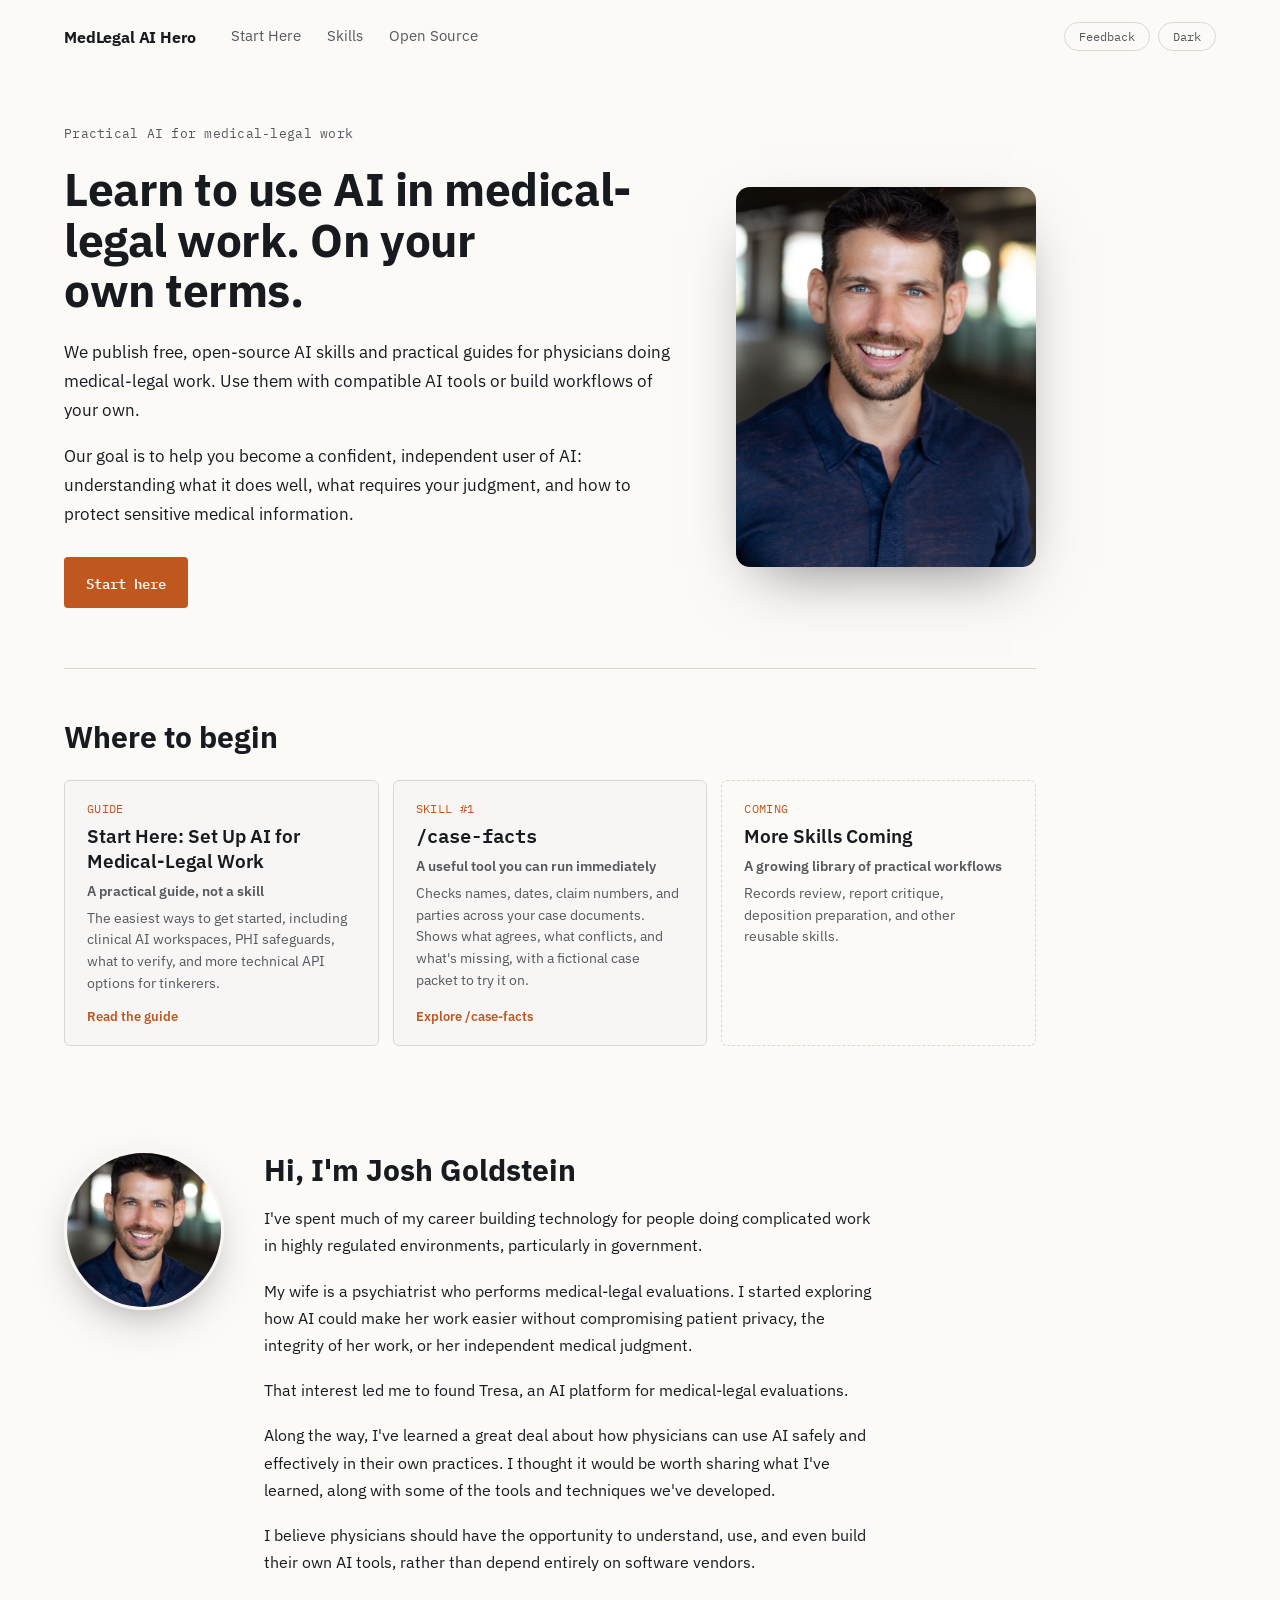
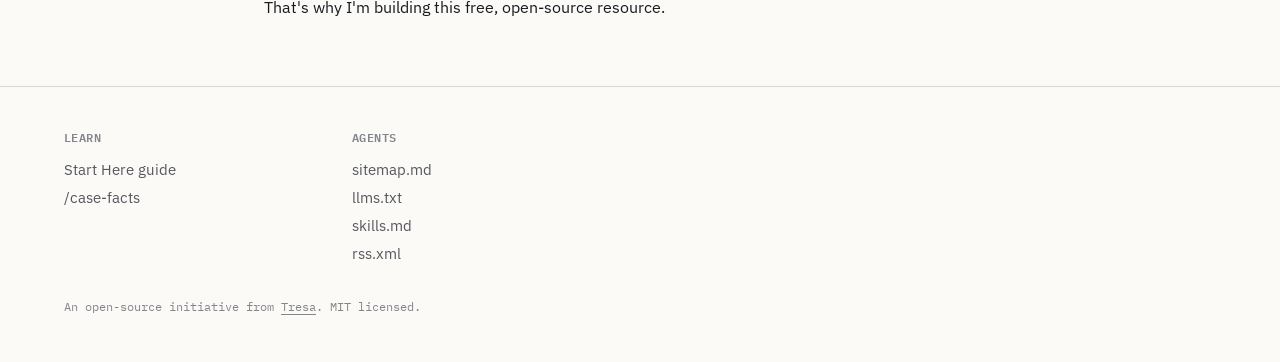
<file: docs/index.html>
<!DOCTYPE html>
<html lang="en">
<head>
<meta charset="utf-8">
<meta name="viewport" content="width=device-width, initial-scale=1">
<title>MedLegal AI Hero. Learn to use AI in medical-legal work.</title>
<meta name="description" content="Free, practical AI skills for physicians doing medical-legal work. Use them with the AI tools you already have, or build your own workflows.">
<link rel="preconnect" href="https://fonts.googleapis.com">
<link href="https://fonts.googleapis.com/css2?family=IBM+Plex+Sans:wght@400;500;600;700&family=IBM+Plex+Mono:wght@400;500;600&display=swap" rel="stylesheet">
<link rel="stylesheet" href="style.css">
<script>
  (function () {
    try {
      var t = localStorage.getItem('qme-theme');
      if (t === 'dark' || t === 'light') document.documentElement.dataset.theme = t;
    } catch (e) {}
  })();
</script>
</head>
<body>

<header class="top">
  <a class="brand" href="./" aria-current="page">MedLegal AI Hero</a>
  <nav class="nav" aria-label="Site">
    <a href="start-here.html">Start Here</a>
    <a href="skills.html">Skills</a>
    <a href="https://github.com/jkgoldst/medlegal-ai-skills" target="_blank" rel="noopener">Open Source</a>
  </nav>
  <div class="top-actions">
    <button class="btn-pill" id="feedback-open">Feedback</button>
    <button class="btn-pill" id="theme-toggle" aria-label="Toggle dark mode">Dark</button>
  </div>
</header>

<main class="main">

  <section class="hero hero-split">
    <div class="hero-text">
      <div class="eyebrow">Practical AI for medical-legal work</div>
      <h1>Learn to use AI in medical-legal work. On your own terms.</h1>
      <div class="prose lede">
        <p>We publish free, open-source AI skills and practical guides for physicians doing medical-legal work. Use them with compatible AI tools or build workflows of your own.</p>
        <p>Our goal is to help you become a confident, independent user of AI: understanding what it does well, what requires your judgment, and how to protect sensitive medical information.</p>
      </div>
      <div class="cta-row"><a class="btn-primary" href="start-here.html">Start here</a></div>
    </div>
    <figure class="hero-photo">
      <img src="assets/josh.jpg" alt="Josh Goldstein" onerror="this.parentNode.classList.add('missing')">
      <div class="photo-fallback" aria-hidden="true">JG</div>
    </figure>
  </section>

  <hr class="rule">
  <section class="path" id="path">
    <h2>Where to begin</h2>
    <div class="path-grid">
      <a class="path-card" href="start-here.html">
        <div class="path-step">Guide</div>
        <h3>Start Here: Set Up AI for Medical-Legal Work</h3>
        <div class="path-sub">A practical guide, not a skill</div>
        <div class="path-desc">The easiest ways to get started, including clinical AI workspaces, PHI safeguards, what to verify, and more technical API options for tinkerers.</div>
        <div class="m-link">Read the guide</div>
      </a>
      <a class="path-card" href="case-facts.html">
        <div class="path-step">Skill #1</div>
        <h3 class="mono">/case-facts</h3>
        <div class="path-sub">A useful tool you can run immediately</div>
        <div class="path-desc">Checks names, dates, claim numbers, and parties across your case documents. Shows what agrees, what conflicts, and what's missing, with a fictional case packet to try it on.</div>
        <div class="m-link">Explore /case-facts</div>
      </a>
      <div class="path-card soon">
        <div class="path-step">Coming</div>
        <h3>More Skills Coming</h3>
        <div class="path-sub">A growing library of practical workflows</div>
        <div class="path-desc">Records review, report critique, deposition preparation, and other reusable skills.</div>
      </div>
    </div>
  </section>

  <section class="bio" id="about">
    <img class="bio-photo" src="assets/josh.jpg" alt="Josh Goldstein">
    <div class="bio-text">
      <h2>Hi, I'm Josh Goldstein</h2>
      <div class="prose">
        <p>I've spent much of my career building technology for people doing complicated work in highly regulated environments, particularly in government.</p>
        <p>My wife is a psychiatrist who performs medical-legal evaluations. I started exploring how AI could make her work easier without compromising patient privacy, the integrity of her work, or her independent medical judgment.</p>
        <p>That interest led me to found <a href="https://www.tresagroup.com/" target="_blank" rel="noopener">Tresa</a>, an AI platform for medical-legal evaluations.</p>
        <p>Along the way, I've learned a great deal about how physicians can use AI safely and effectively in their own practices. I thought it would be worth sharing what I've learned, along with some of the tools and techniques we've developed.</p>
        <p>I believe physicians should have the opportunity to understand, use, and even build their own AI tools, rather than depend entirely on software vendors.</p>
        <p>That's why I'm building this free, open-source resource.</p>
      </div>
    </div>
  </section>

</main>

<footer class="foot">
  <div class="foot-cols">
    <div>
      <h3>Learn</h3>
      <ul>
        <li><a href="start-here.html">Start Here guide</a></li>
        <li><a href="case-facts.html">/case-facts</a></li>
      </ul>
    </div>
    <div>
      <h3>Agents</h3>
      <ul>
        <li><a href="sitemap.md" target="_blank" rel="noopener">sitemap.md</a></li>
        <li><a href="llms.txt" target="_blank" rel="noopener">llms.txt</a></li>
        <li><a href="skills.md" target="_blank" rel="noopener">skills.md</a></li>
        <li><a href="rss.xml" target="_blank" rel="noopener">rss.xml</a></li>
      </ul>
    </div>
  </div>
  <div class="foot-line">An open-source initiative from <a href="https://www.tresagroup.com/" target="_blank" rel="noopener">Tresa</a>. MIT licensed.</div>
</footer>

<dialog class="feedback" id="feedback">
  <form method="dialog" class="feedback-form" id="feedback-form" action="https://formspree.io/f/mqpqjgvn" data-endpoint="https://formspree.io/f/mqpqjgvn">
    <div class="feedback-head"><span>Feedback</span><button type="button" class="btn-pill" id="feedback-close" aria-label="Close">Close</button></div>
    <p class="feedback-warn">Do not include patient or case information.</p>
    <label>What would make this more useful?<textarea name="message" rows="5" required></textarea></label>
    <label>Email, if you want a reply<input type="email" name="email" autocomplete="email"></label>
    <input type="hidden" name="page" value="">
    <div class="feedback-foot">
      <button type="submit" class="btn-primary">Send</button>
      <span class="note">Goes to Formspree, then to us.</span>
    </div>
  </form>
  <div class="feedback-done" id="feedback-done" hidden>Thank you. Read and appreciated.</div>
</dialog>

<script src="site.js"></script>
</body>
</html>
</file>
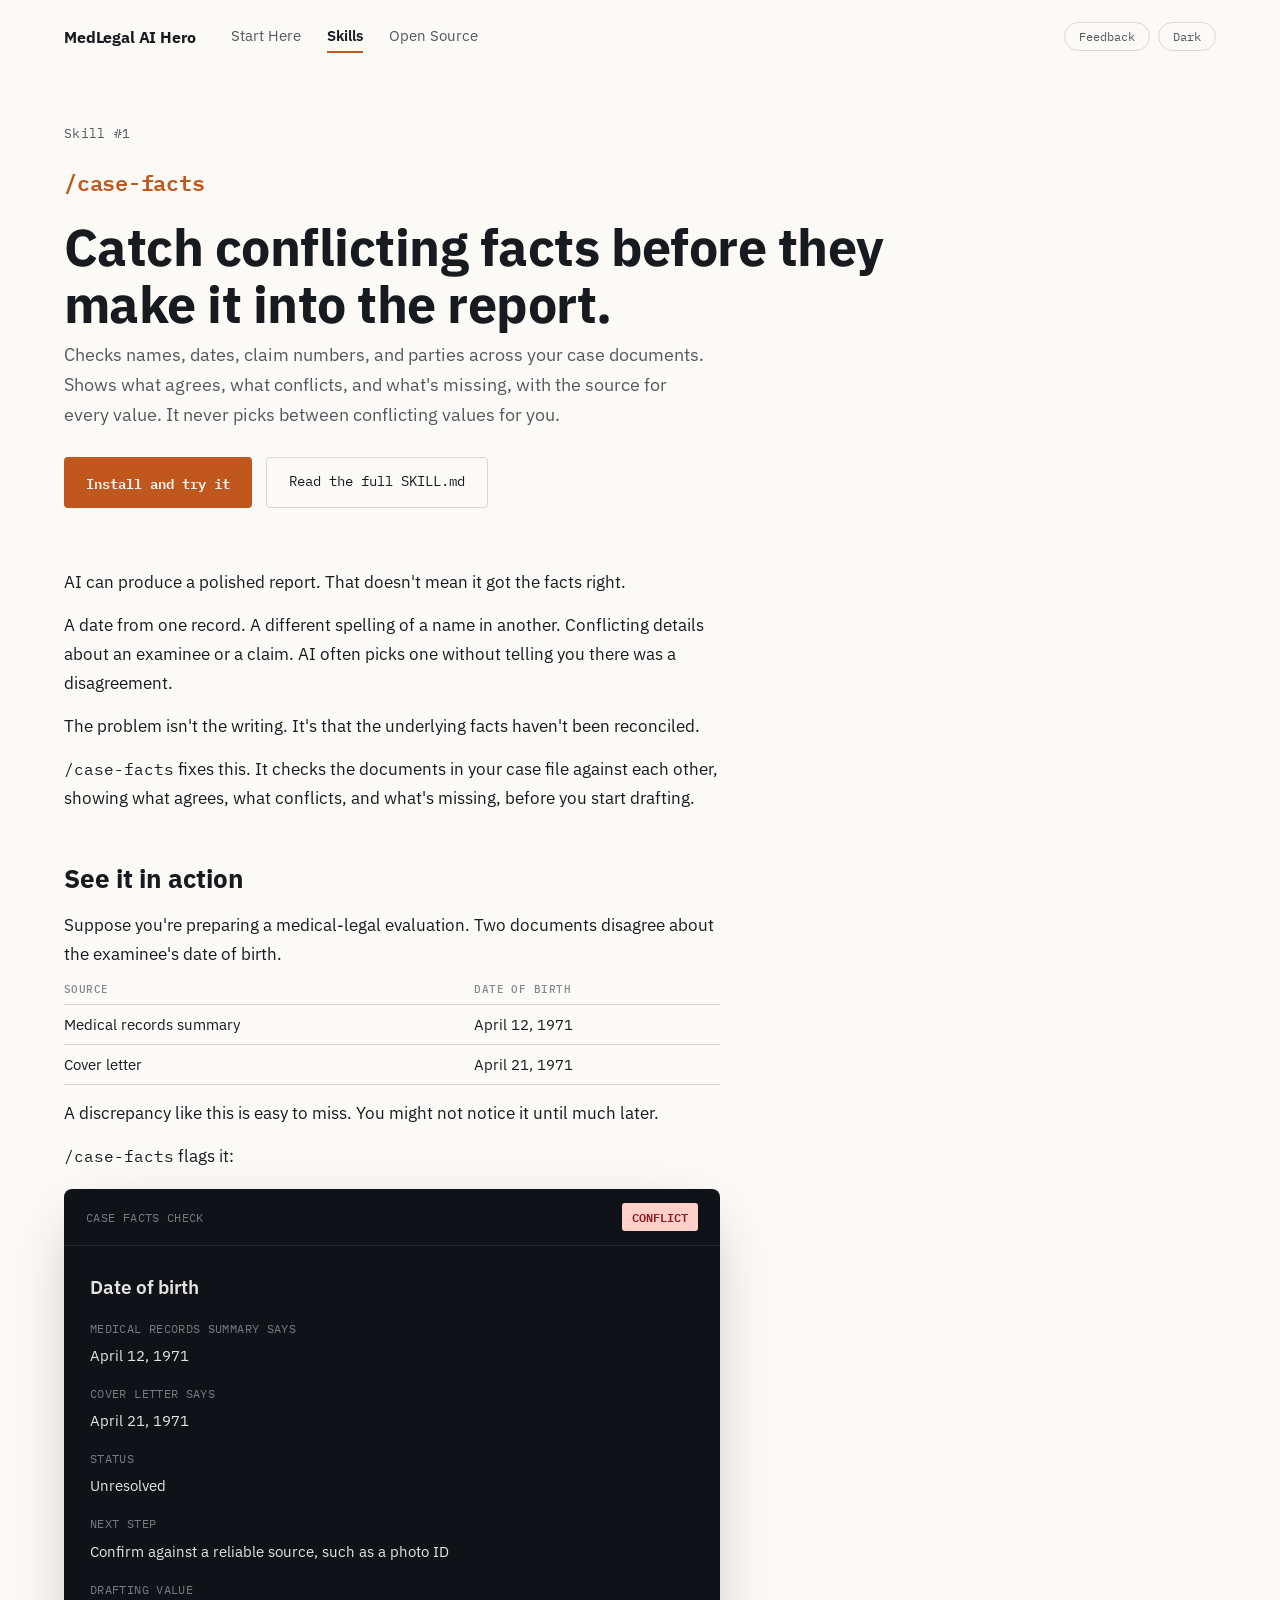
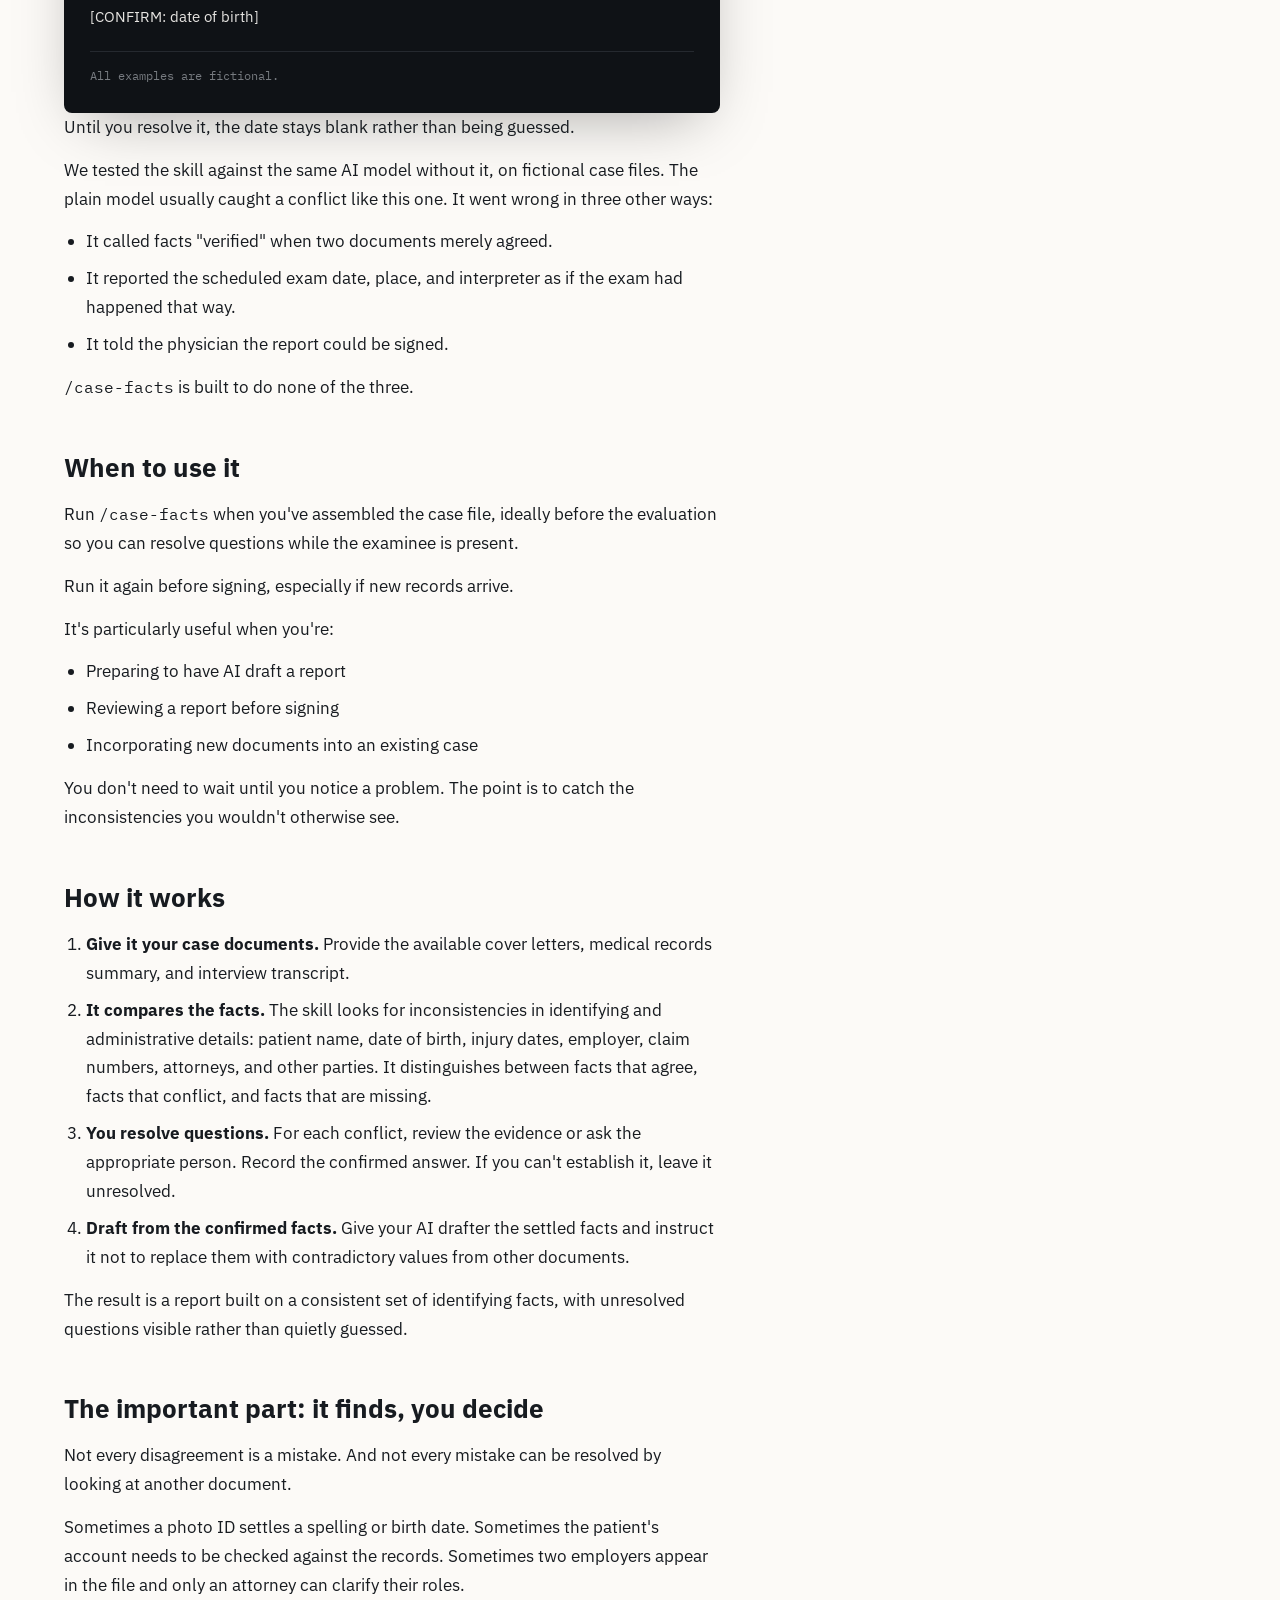
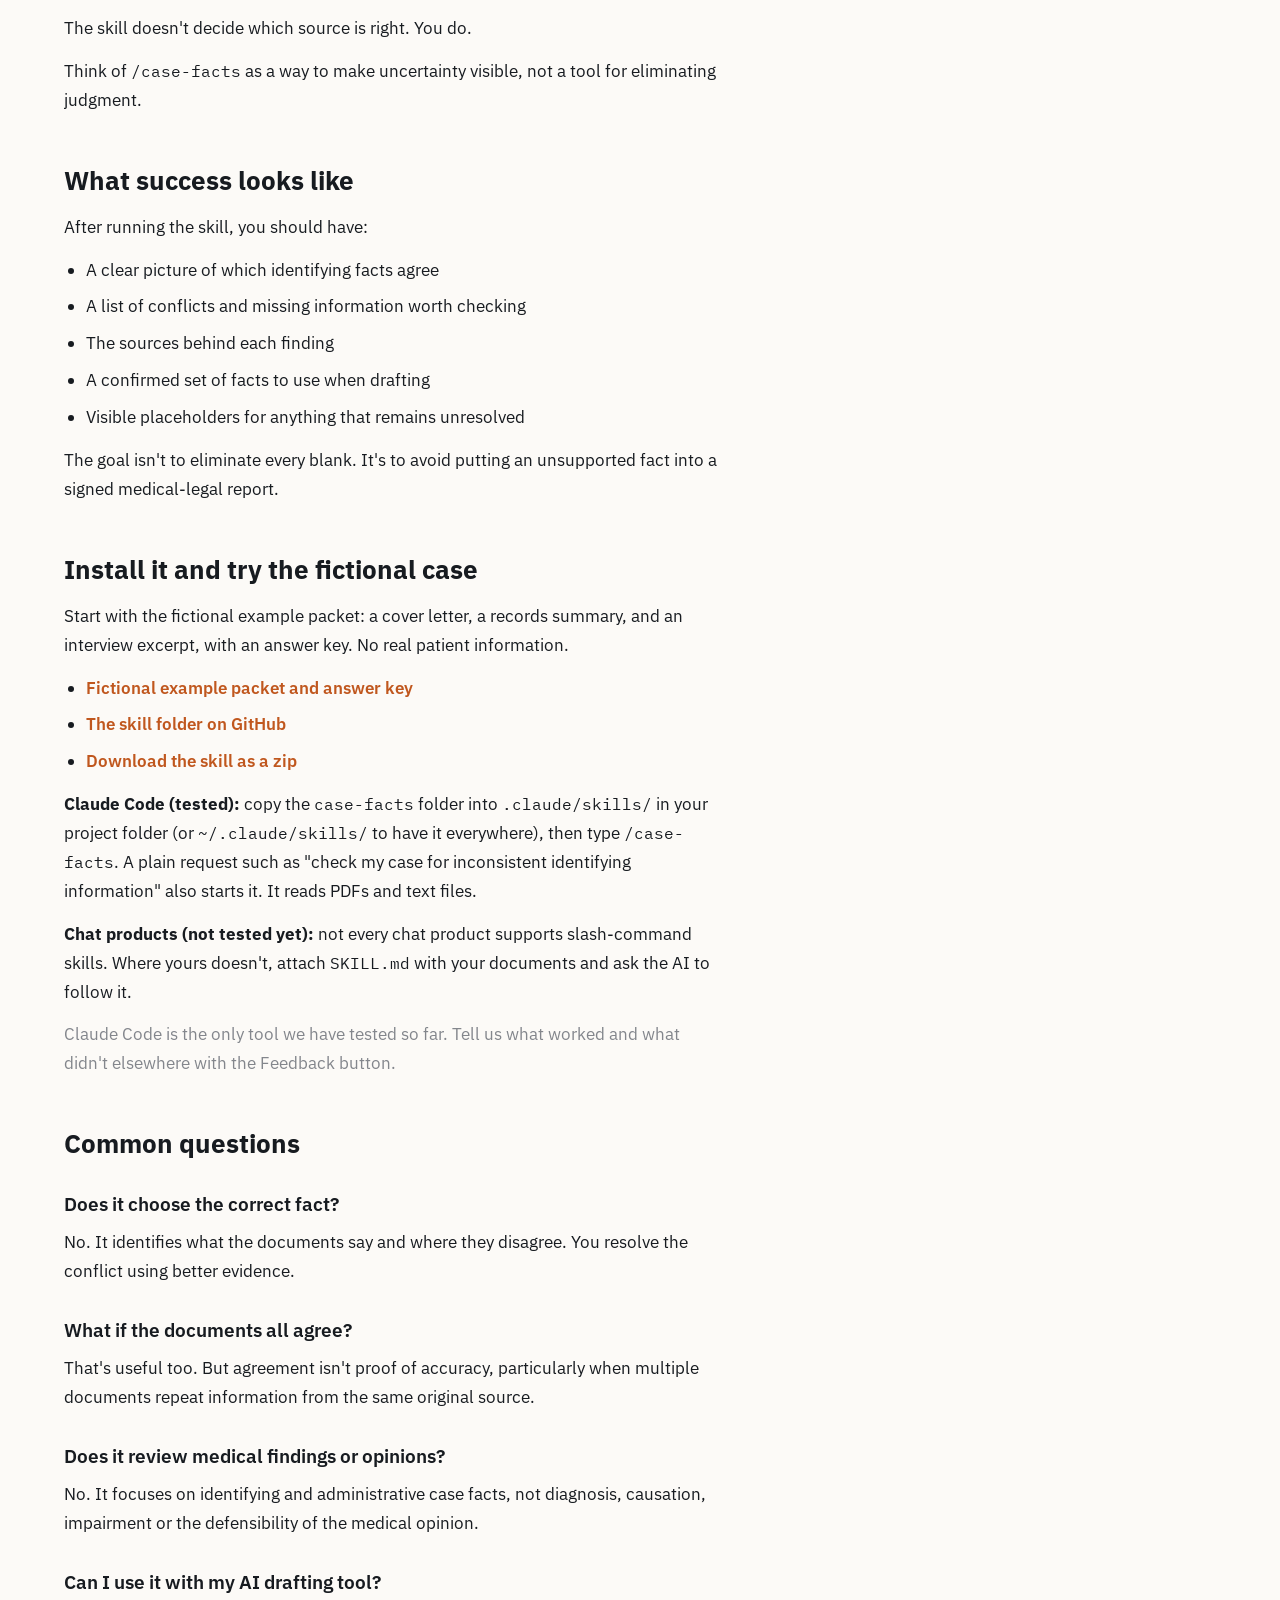
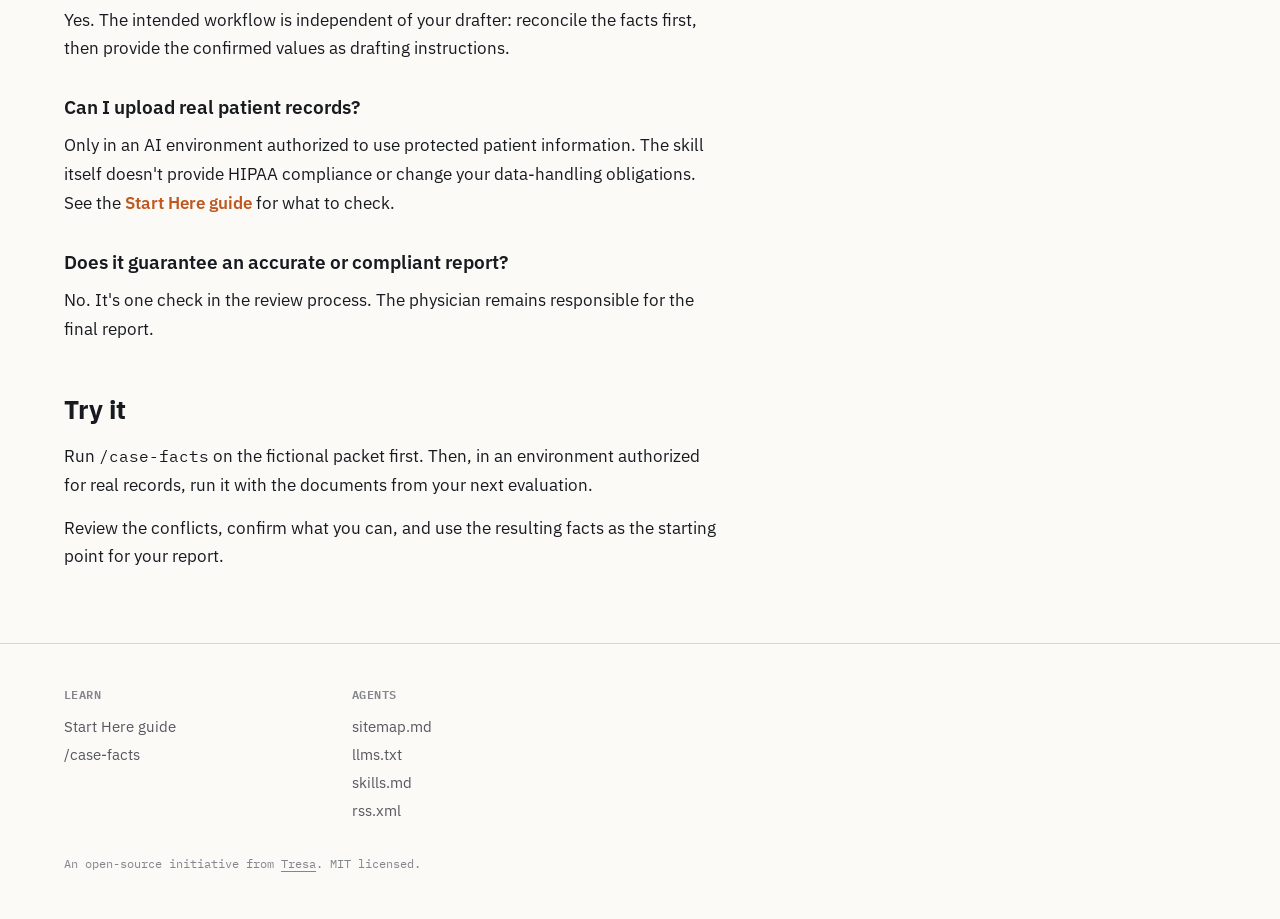
<file: docs/case-facts.html>
<!DOCTYPE html>
<html lang="en">
<head>
<meta charset="utf-8">
<meta name="viewport" content="width=device-width, initial-scale=1">
<title>/case-facts. MedLegal AI Hero.</title>
<meta name="description" content="Catch conflicting facts before they make it into the report. /case-facts compares identifying information across case documents and shows what agrees, what conflicts, and what's missing.">
<link rel="preconnect" href="https://fonts.googleapis.com">
<link href="https://fonts.googleapis.com/css2?family=IBM+Plex+Sans:wght@400;500;600;700&family=IBM+Plex+Mono:wght@400;500;600&display=swap" rel="stylesheet">
<link rel="stylesheet" href="style.css">
<script>
  (function () {
    try {
      var t = localStorage.getItem('qme-theme');
      if (t === 'dark' || t === 'light') document.documentElement.dataset.theme = t;
    } catch (e) {}
  })();
</script>
</head>
<body>

<header class="top">
  <a class="brand" href="./">MedLegal AI Hero</a>
  <nav class="nav" aria-label="Site">
    <a href="start-here.html">Start Here</a>
    <a href="skills.html" aria-current="page">Skills</a>
    <a href="https://github.com/jkgoldst/medlegal-ai-skills" target="_blank" rel="noopener">Open Source</a>
  </nav>
  <div class="top-actions">
    <button class="btn-pill" id="feedback-open">Feedback</button>
    <button class="btn-pill" id="theme-toggle" aria-label="Toggle dark mode">Dark</button>
  </div>
</header>

<main class="main">

  <section class="hero hero-sub">
    <div class="eyebrow">Skill #1</div>
    <div class="cmd">/case-facts</div>
    <h1>Catch conflicting facts before they make it into the report.</h1>
    <p class="lede">Checks names, dates, claim numbers, and parties across your case documents. Shows what agrees, what conflicts, and what's missing, with the source for every value. It never picks between conflicting values for you.</p>
    <div class="cta-row">
      <a class="btn-primary" href="#install">Install and try it</a>
      <a class="btn-outline" href="https://github.com/jkgoldst/medlegal-ai-skills/blob/main/skills/case-facts/SKILL.md" target="_blank" rel="noopener">Read the full SKILL.md</a>
    </div>
  </section>

  <article class="article">
    <p>AI can produce a polished report. That doesn't mean it got the facts right.</p>
    <p>A date from one record. A different spelling of a name in another. Conflicting details about an examinee or a claim. AI often picks one without telling you there was a disagreement.</p>
    <p>The problem isn't the writing. It's that the underlying facts haven't been reconciled.</p>
    <p><span class="mono">/case-facts</span> fixes this. It checks the documents in your case file against each other, showing what agrees, what conflicts, and what's missing, before you start drafting.</p>

    <h2>See it in action</h2>
    <p>Suppose you're preparing a medical-legal evaluation. Two documents disagree about the examinee's date of birth.</p>
    <table>
      <thead><tr><th>Source</th><th>Date of birth</th></tr></thead>
      <tbody>
        <tr><td>Medical records summary</td><td>April 12, 1971</td></tr>
        <tr><td>Cover letter</td><td>April 21, 1971</td></tr>
      </tbody>
    </table>
    <p>A discrepancy like this is easy to miss. You might not notice it until much later.</p>
    <p><span class="mono">/case-facts</span> flags it:</p>
    <div class="finding">
      <div class="finding-head"><span class="finding-label">CASE FACTS CHECK</span><span class="pill-danger">CONFLICT</span></div>
      <div class="finding-body">
        <div class="finding-title">Date of birth</div>
        <dl class="finding-fields">
          <dt>MEDICAL RECORDS SUMMARY SAYS</dt><dd>April 12, 1971</dd>
          <dt>COVER LETTER SAYS</dt><dd>April 21, 1971</dd>
          <dt>STATUS</dt><dd>Unresolved</dd>
          <dt>NEXT STEP</dt><dd>Confirm against a reliable source, such as a photo ID</dd>
          <dt>DRAFTING VALUE</dt><dd>[CONFIRM: date of birth]</dd>
        </dl>
        <div class="finding-foot">All examples are fictional.</div>
      </div>
    </div>
    <p>Until you resolve it, the date stays blank rather than being guessed.</p>
    <p>We tested the skill against the same AI model without it, on fictional case files. The plain model usually caught a conflict like this one. It went wrong in three other ways:</p>
    <ul>
      <li>It called facts "verified" when two documents merely agreed.</li>
      <li>It reported the scheduled exam date, place, and interpreter as if the exam had happened that way.</li>
      <li>It told the physician the report could be signed.</li>
    </ul>
    <p><span class="mono">/case-facts</span> is built to do none of the three.</p>

    <h2>When to use it</h2>
    <p>Run <span class="mono">/case-facts</span> when you've assembled the case file, ideally before the evaluation so you can resolve questions while the examinee is present.</p>
    <p>Run it again before signing, especially if new records arrive.</p>
    <p>It's particularly useful when you're:</p>
    <ul>
      <li>Preparing to have AI draft a report</li>
      <li>Reviewing a report before signing</li>
      <li>Incorporating new documents into an existing case</li>
    </ul>
    <p>You don't need to wait until you notice a problem. The point is to catch the inconsistencies you wouldn't otherwise see.</p>

    <h2>How it works</h2>
    <ol>
      <li><strong>Give it your case documents.</strong> Provide the available cover letters, medical records summary, and interview transcript.</li>
      <li><strong>It compares the facts.</strong> The skill looks for inconsistencies in identifying and administrative details: patient name, date of birth, injury dates, employer, claim numbers, attorneys, and other parties. It distinguishes between facts that agree, facts that conflict, and facts that are missing.</li>
      <li><strong>You resolve questions.</strong> For each conflict, review the evidence or ask the appropriate person. Record the confirmed answer. If you can't establish it, leave it unresolved.</li>
      <li><strong>Draft from the confirmed facts.</strong> Give your AI drafter the settled facts and instruct it not to replace them with contradictory values from other documents.</li>
    </ol>
    <p>The result is a report built on a consistent set of identifying facts, with unresolved questions visible rather than quietly guessed.</p>

    <h2>The important part: it finds, you decide</h2>
    <p>Not every disagreement is a mistake. And not every mistake can be resolved by looking at another document.</p>
    <p>Sometimes a photo ID settles a spelling or birth date. Sometimes the patient's account needs to be checked against the records. Sometimes two employers appear in the file and only an attorney can clarify their roles.</p>
    <p>The skill doesn't decide which source is right. You do.</p>
    <p>Think of <span class="mono">/case-facts</span> as a way to make uncertainty visible, not a tool for eliminating judgment.</p>

    <h2>What success looks like</h2>
    <p>After running the skill, you should have:</p>
    <ul>
      <li>A clear picture of which identifying facts agree</li>
      <li>A list of conflicts and missing information worth checking</li>
      <li>The sources behind each finding</li>
      <li>A confirmed set of facts to use when drafting</li>
      <li>Visible placeholders for anything that remains unresolved</li>
    </ul>
    <p>The goal isn't to eliminate every blank. It's to avoid putting an unsupported fact into a signed medical-legal report.</p>

    <h2 id="install">Install it and try the fictional case</h2>
    <p>Start with the fictional example packet: a cover letter, a records summary, and an interview excerpt, with an answer key. No real patient information.</p>
    <ul>
      <li><a href="https://github.com/jkgoldst/medlegal-ai-skills/tree/main/skills/case-facts/examples" target="_blank" rel="noopener">Fictional example packet and answer key</a></li>
      <li><a href="https://github.com/jkgoldst/medlegal-ai-skills/tree/main/skills/case-facts" target="_blank" rel="noopener">The skill folder on GitHub</a></li>
      <li><a href="case-facts.zip">Download the skill as a zip</a></li>
    </ul>
    <p><strong>Claude Code (tested):</strong> copy the <span class="mono">case-facts</span> folder into <span class="mono">.claude/skills/</span> in your project folder (or <span class="mono">~/.claude/skills/</span> to have it everywhere), then type <span class="mono">/case-facts</span>. A plain request such as "check my case for inconsistent identifying information" also starts it. It reads PDFs and text files.</p>
    <p><strong>Chat products (not tested yet):</strong> not every chat product supports slash-command skills. Where yours doesn't, attach <span class="mono">SKILL.md</span> with your documents and ask the AI to follow it.</p>
    <p class="note">Claude Code is the only tool we have tested so far. Tell us what worked and what didn't elsewhere with the Feedback button.</p>

    <h2>Common questions</h2>
    <h3>Does it choose the correct fact?</h3>
    <p>No. It identifies what the documents say and where they disagree. You resolve the conflict using better evidence.</p>
    <h3>What if the documents all agree?</h3>
    <p>That's useful too. But agreement isn't proof of accuracy, particularly when multiple documents repeat information from the same original source.</p>
    <h3>Does it review medical findings or opinions?</h3>
    <p>No. It focuses on identifying and administrative case facts, not diagnosis, causation, impairment or the defensibility of the medical opinion.</p>
    <h3>Can I use it with my AI drafting tool?</h3>
    <p>Yes. The intended workflow is independent of your drafter: reconcile the facts first, then provide the confirmed values as drafting instructions.</p>
    <h3>Can I upload real patient records?</h3>
    <p>Only in an AI environment authorized to use protected patient information. The skill itself doesn't provide HIPAA compliance or change your data-handling obligations. See the <a href="start-here.html">Start Here guide</a> for what to check.</p>
    <h3>Does it guarantee an accurate or compliant report?</h3>
    <p>No. It's one check in the review process. The physician remains responsible for the final report.</p>

    <h2>Try it</h2>
    <p>Run <span class="mono">/case-facts</span> on the fictional packet first. Then, in an environment authorized for real records, run it with the documents from your next evaluation.</p>
    <p>Review the conflicts, confirm what you can, and use the resulting facts as the starting point for your report.</p>
  </article>

</main>

<footer class="foot">
  <div class="foot-cols">
    <div>
      <h3>Learn</h3>
      <ul>
        <li><a href="start-here.html">Start Here guide</a></li>
        <li><a href="case-facts.html">/case-facts</a></li>
      </ul>
    </div>
    <div>
      <h3>Agents</h3>
      <ul>
        <li><a href="sitemap.md" target="_blank" rel="noopener">sitemap.md</a></li>
        <li><a href="llms.txt" target="_blank" rel="noopener">llms.txt</a></li>
        <li><a href="skills.md" target="_blank" rel="noopener">skills.md</a></li>
        <li><a href="rss.xml" target="_blank" rel="noopener">rss.xml</a></li>
      </ul>
    </div>
  </div>
  <div class="foot-line">An open-source initiative from <a href="https://www.tresagroup.com/" target="_blank" rel="noopener">Tresa</a>. MIT licensed.</div>
</footer>

<dialog class="feedback" id="feedback">
  <form method="dialog" class="feedback-form" id="feedback-form" action="https://formspree.io/f/mqpqjgvn" data-endpoint="https://formspree.io/f/mqpqjgvn">
    <div class="feedback-head"><span>Feedback</span><button type="button" class="btn-pill" id="feedback-close" aria-label="Close">Close</button></div>
    <p class="feedback-warn">Do not include patient or case information.</p>
    <label>What would make this more useful?<textarea name="message" rows="5" required></textarea></label>
    <label>Email, if you want a reply<input type="email" name="email" autocomplete="email"></label>
    <input type="hidden" name="page" value="">
    <div class="feedback-foot">
      <button type="submit" class="btn-primary">Send</button>
      <span class="note">Goes to Formspree, then to us.</span>
    </div>
  </form>
  <div class="feedback-done" id="feedback-done" hidden>Thank you. Read and appreciated.</div>
</dialog>

<script src="site.js"></script>
</body>
</html>
</file>
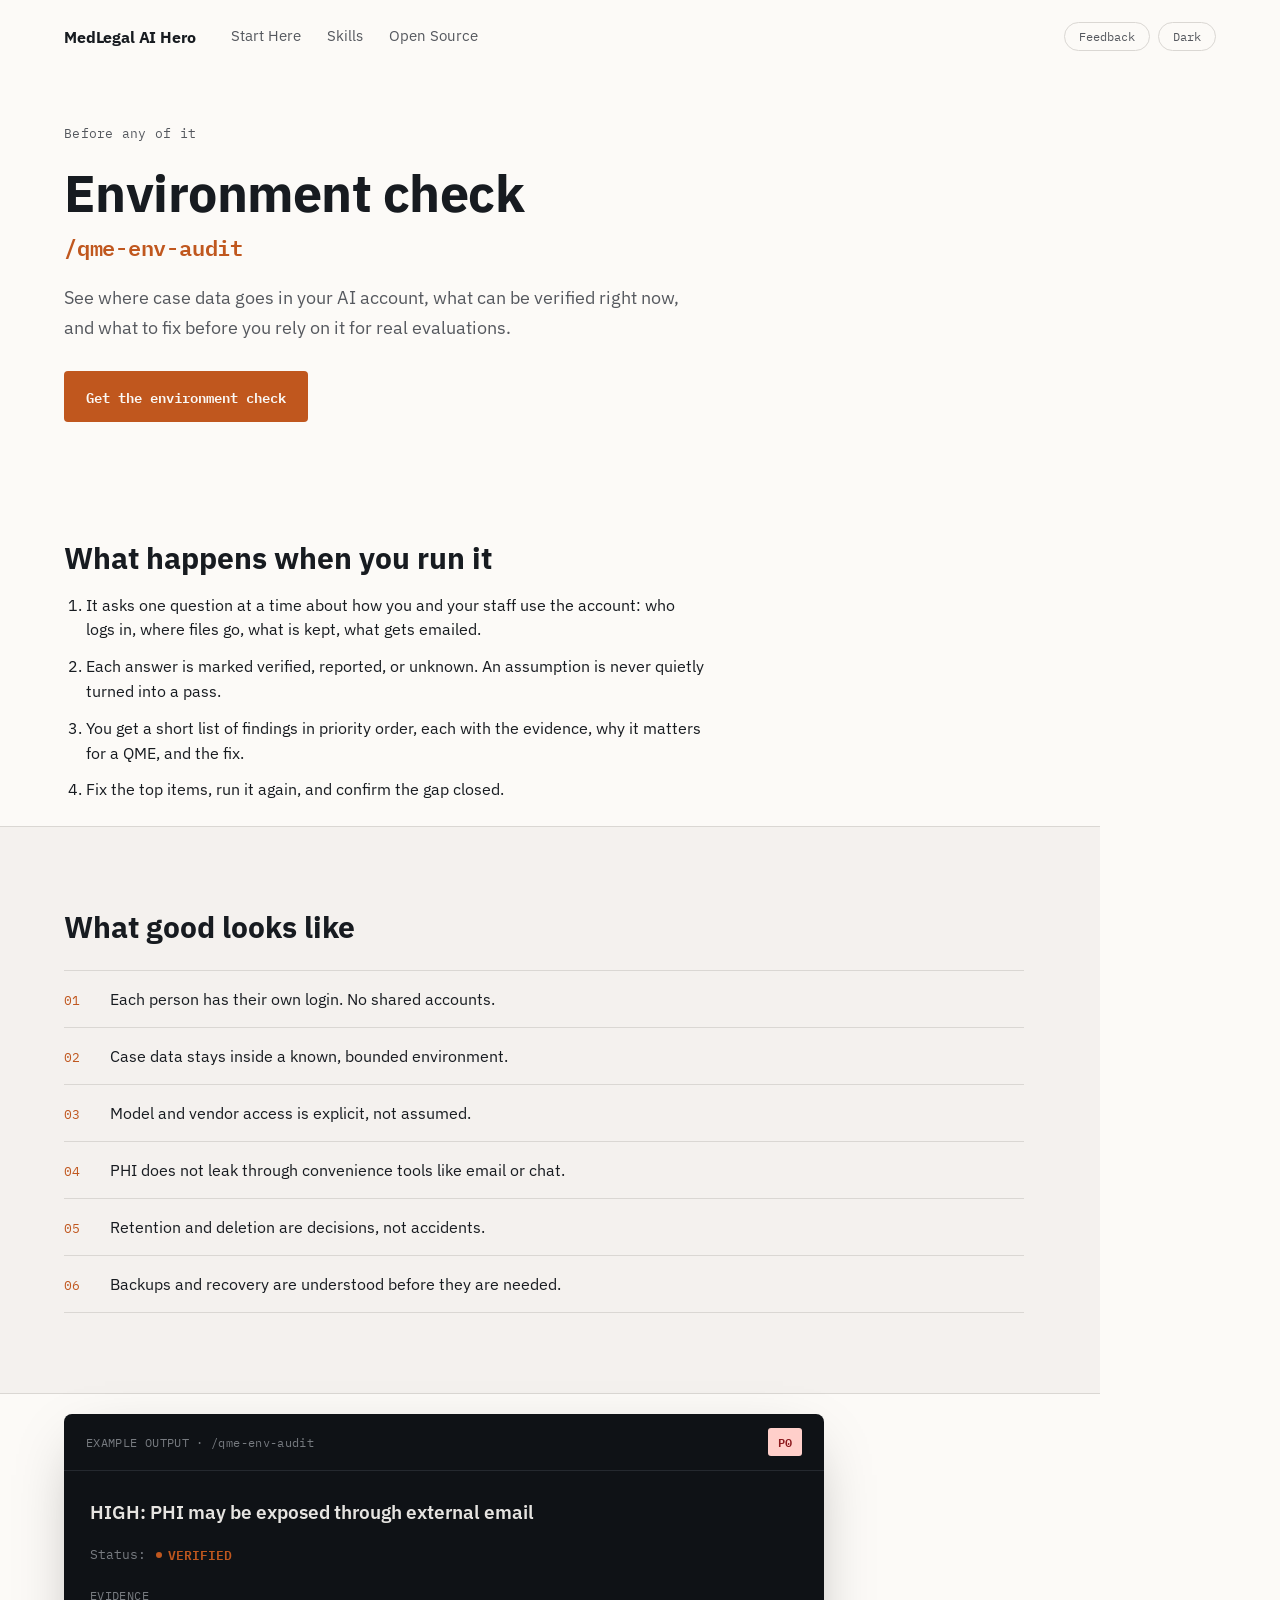
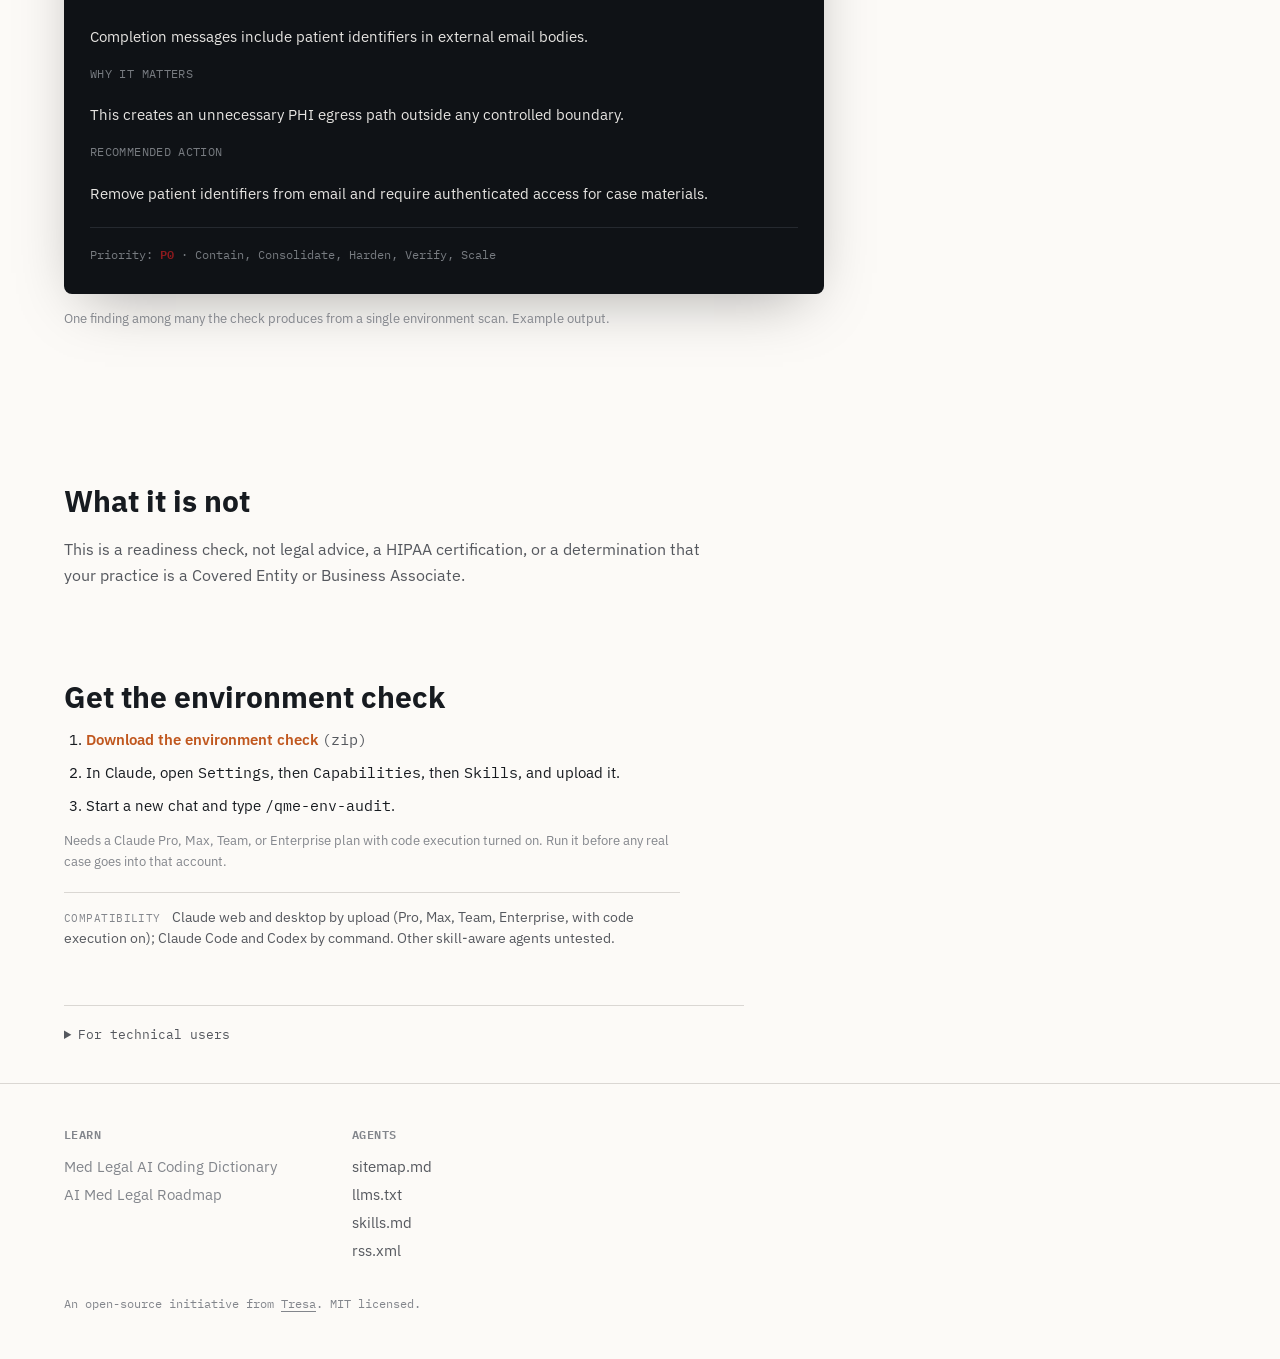
<file: docs/qme-env-audit.html>
<!DOCTYPE html>
<html lang="en">
<head>
<meta charset="utf-8">
<meta name="viewport" content="width=device-width, initial-scale=1">
<title>Environment check. MedLegal AI Hero.</title>
<meta name="description" content="See where case data goes in your AI account, what can be verified right now, and what to fix before you rely on it for real evaluations.">
<link rel="preconnect" href="https://fonts.googleapis.com">
<link href="https://fonts.googleapis.com/css2?family=IBM+Plex+Sans:wght@400;500;600;700&family=IBM+Plex+Mono:wght@400;500;600&display=swap" rel="stylesheet">
<link rel="stylesheet" href="style.css">
<script>
  (function () {
    try {
      var t = localStorage.getItem('qme-theme');
      if (t === 'dark' || t === 'light') document.documentElement.dataset.theme = t;
    } catch (e) {}
  })();
</script>
</head>
<body>

<header class="top">
  <a class="brand" href="./">MedLegal AI Hero</a>
  <nav class="nav" aria-label="Site">
    <a href="./">Start Here</a>
    <a href="skills.html">Skills</a>
    <a href="https://github.com/jkgoldst/medlegal-ai-skills" target="_blank" rel="noopener">Open Source</a>
  </nav>
  <div class="top-actions">
    <button class="btn-pill" id="feedback-open">Feedback</button>
    <button class="btn-pill" id="theme-toggle" aria-label="Toggle dark mode">Dark</button>
  </div>
</header>

<main class="main">

  <section class="hero hero-sub">
    <div class="eyebrow">Before any of it</div>
    <h1>Environment check</h1>
    <div class="cmd">/qme-env-audit</div>
    <p class="lede">See where case data goes in your AI account, what can be verified right now, and what to fix before you rely on it for real evaluations.</p>
    <div class="cta-row"><a class="btn-primary" href="#install">Get the environment check</a></div>
  </section>

  <section class="section">
    <h2>What happens when you run it</h2>
    <ol class="numbered">
      <li>It asks one question at a time about how you and your staff use the account: who logs in, where files go, what is kept, what gets emailed.</li>
      <li>Each answer is marked verified, reported, or unknown. An assumption is never quietly turned into a pass.</li>
      <li>You get a short list of findings in priority order, each with the evidence, why it matters for a QME, and the fix.</li>
      <li>Fix the top items, run it again, and confirm the gap closed.</li>
    </ol>
  </section>

  <section class="band">
    <div class="band-inner">
      <h2>What good looks like</h2>
      <ol class="controls">
        <li><span class="idx">01</span><span>Each person has their own login. No shared accounts.</span></li>
        <li><span class="idx">02</span><span>Case data stays inside a known, bounded environment.</span></li>
        <li><span class="idx">03</span><span>Model and vendor access is explicit, not assumed.</span></li>
        <li><span class="idx">04</span><span>PHI does not leak through convenience tools like email or chat.</span></li>
        <li><span class="idx">05</span><span>Retention and deletion are decisions, not accidents.</span></li>
        <li><span class="idx">06</span><span>Backups and recovery are understood before they are needed.</span></li>
      </ol>
    </div>
  </section>

  <section class="sample">
    <div class="finding">
      <div class="finding-head">
        <span class="finding-label">EXAMPLE OUTPUT · /qme-env-audit</span>
        <span class="pill-danger">P0</span>
      </div>
      <div class="finding-body">
        <div class="finding-title">HIGH: PHI may be exposed through external email</div>
        <div class="finding-status"><span class="muted">Status:</span> <span class="verified"><span class="dot"></span>VERIFIED</span></div>
        <dl class="finding-fields">
          <dt>EVIDENCE</dt><dd>Completion messages include patient identifiers in external email bodies.</dd>
          <dt>WHY IT MATTERS</dt><dd>This creates an unnecessary PHI egress path outside any controlled boundary.</dd>
          <dt>RECOMMENDED ACTION</dt><dd>Remove patient identifiers from email and require authenticated access for case materials.</dd>
        </dl>
        <div class="finding-foot">Priority: <span class="danger">P0</span> · Contain, Consolidate, Harden, Verify, Scale</div>
      </div>
    </div>
    <div class="foot-note">One finding among many the check produces from a single environment scan. Example output.</div>
  </section>

  <section class="section">
    <h2>What it is not</h2>
    <p class="lede-sm">This is a readiness check, not legal advice, a HIPAA certification, or a determination that your practice is a Covered Entity or Business Associate.</p>
  </section>

  <section class="start" id="install">
    <h2>Get the environment check</h2>
    <ol class="steps">
      <li><a href="qme-env-audit.zip" download>Download the environment check</a> <span class="mono muted">(zip)</span></li>
      <li>In Claude, open <span class="mono">Settings</span>, then <span class="mono">Capabilities</span>, then <span class="mono">Skills</span>, and upload it.</li>
      <li>Start a new chat and type <span class="mono">/qme-env-audit</span>.</li>
    </ol>
    <div class="note">Needs a Claude Pro, Max, Team, or Enterprise plan with code execution turned on. Run it before any real case goes into that account.</div>
    <div class="compat"><span class="compat-label">Compatibility</span> Claude web and desktop by upload (Pro, Max, Team, Enterprise, with code execution on); Claude Code and Codex by command. Other skill-aware agents untested.</div>
  </section>

  <details class="tech">
    <summary>For technical users</summary>
    <div class="tech-body">
      <p>An Agent Skill: a folder with a <span class="mono">SKILL.md</span> and reference files, MIT licensed, source on <a href="https://github.com/jkgoldst/medlegal-ai-skills/tree/main/skills/qme-env-audit" target="_blank" rel="noopener">GitHub</a>.</p>
      <div class="terminal">
        <div class="terminal-cmd"><span class="prompt">$</span> npx skills@latest add jkgoldst/medlegal-ai-skills</div>
        <button class="btn-terminal copy-cmd" data-cmd="npx skills@latest add jkgoldst/medlegal-ai-skills">Copy</button>
      </div>
      <p>Works in Claude Code, Codex, and other skill-aware agents. Then run <span class="mono">/qme-env-audit</span>, or <span class="mono">/qme-env-audit --technical</span> for a codebase- or infrastructure-backed review.</p>
    </div>
  </details>

</main>

<footer class="foot">
  <div class="foot-cols">
    <div>
      <h3>Learn</h3>
      <ul>
        <li><span class="foot-placeholder" title="Not written yet">Med Legal AI Coding Dictionary</span></li>
        <li><span class="foot-placeholder" title="Not written yet">AI Med Legal Roadmap</span></li>
      </ul>
    </div>
    <div>
      <h3>Agents</h3>
      <ul>
        <li><a href="sitemap.md" target="_blank" rel="noopener">sitemap.md</a></li>
        <li><a href="llms.txt" target="_blank" rel="noopener">llms.txt</a></li>
        <li><a href="skills.md" target="_blank" rel="noopener">skills.md</a></li>
        <li><a href="rss.xml" target="_blank" rel="noopener">rss.xml</a></li>
      </ul>
    </div>
  </div>
  <div class="foot-line">An open-source initiative from <a href="https://www.tresagroup.com/" target="_blank" rel="noopener">Tresa</a>. MIT licensed.</div>
</footer>

<dialog class="feedback" id="feedback">
  <form method="dialog" class="feedback-form" id="feedback-form" action="https://formspree.io/f/mqpqjgvn" data-endpoint="https://formspree.io/f/mqpqjgvn">
    <div class="feedback-head"><span>Feedback</span><button type="button" class="btn-pill" id="feedback-close" aria-label="Close">Close</button></div>
    <p class="feedback-warn">Do not include patient or case information.</p>
    <label>What would make this more useful?<textarea name="message" rows="5" required></textarea></label>
    <label>Email, if you want a reply<input type="email" name="email" autocomplete="email"></label>
    <input type="hidden" name="page" value="">
    <div class="feedback-foot">
      <button type="submit" class="btn-primary">Send</button>
      <span class="note">Goes to Formspree, then to us.</span>
    </div>
  </form>
  <div class="feedback-done" id="feedback-done" hidden>Thank you. Read and appreciated.</div>
</dialog>

<script src="site.js"></script>
</body>
</html>
</file>
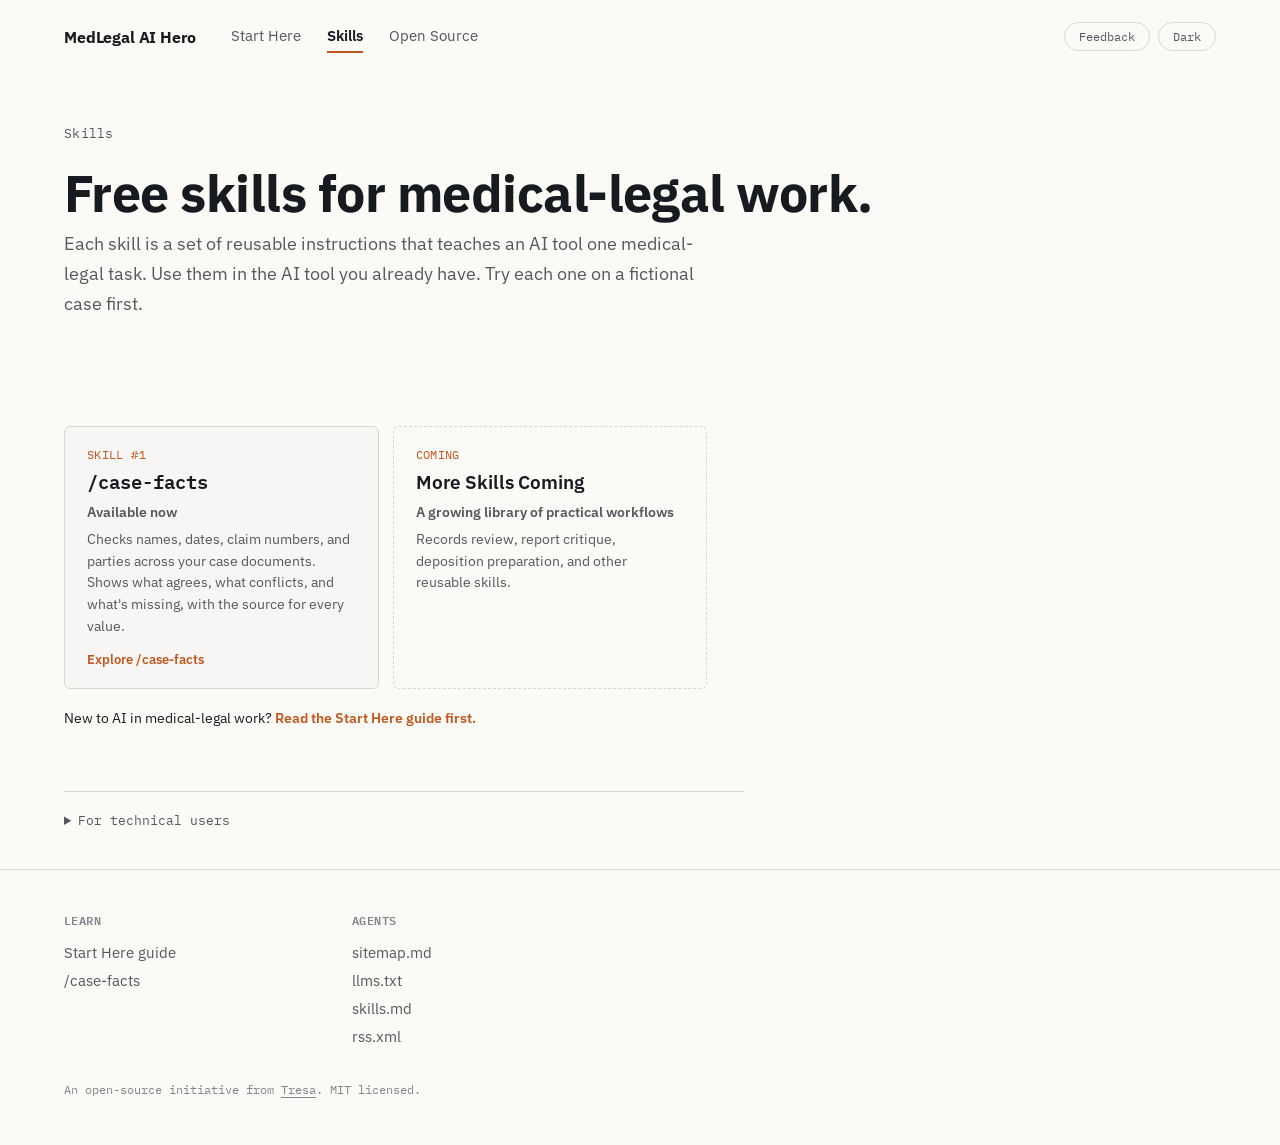
<file: docs/skills.html>
<!DOCTYPE html>
<html lang="en">
<head>
<meta charset="utf-8">
<meta name="viewport" content="width=device-width, initial-scale=1">
<title>Skills. MedLegal AI Hero.</title>
<meta name="description" content="Free, practical AI skills for physicians doing medical-legal work.">
<link rel="preconnect" href="https://fonts.googleapis.com">
<link href="https://fonts.googleapis.com/css2?family=IBM+Plex+Sans:wght@400;500;600;700&family=IBM+Plex+Mono:wght@400;500;600&display=swap" rel="stylesheet">
<link rel="stylesheet" href="style.css">
<script>
  (function () {
    try {
      var t = localStorage.getItem('qme-theme');
      if (t === 'dark' || t === 'light') document.documentElement.dataset.theme = t;
    } catch (e) {}
  })();
</script>
</head>
<body>

<header class="top">
  <a class="brand" href="./">MedLegal AI Hero</a>
  <nav class="nav" aria-label="Site">
    <a href="start-here.html">Start Here</a>
    <a href="skills.html" aria-current="page">Skills</a>
    <a href="https://github.com/jkgoldst/medlegal-ai-skills" target="_blank" rel="noopener">Open Source</a>
  </nav>
  <div class="top-actions">
    <button class="btn-pill" id="feedback-open">Feedback</button>
    <button class="btn-pill" id="theme-toggle" aria-label="Toggle dark mode">Dark</button>
  </div>
</header>

<main class="main">

  <section class="hero hero-sub">
    <div class="eyebrow">Skills</div>
    <h1>Free skills for medical-legal work.</h1>
    <p class="lede">Each skill is a set of reusable instructions that teaches an AI tool one medical-legal task. Use them in the AI tool you already have. Try each one on a fictional case first.</p>
  </section>

  <section class="path">
    <div class="path-grid">
      <a class="path-card" href="case-facts.html">
        <div class="path-step">Skill #1</div>
        <h3 class="mono">/case-facts</h3>
        <div class="path-sub">Available now</div>
        <div class="path-desc">Checks names, dates, claim numbers, and parties across your case documents. Shows what agrees, what conflicts, and what's missing, with the source for every value.</div>
        <div class="m-link">Explore /case-facts</div>
      </a>
      <div class="path-card soon">
        <div class="path-step">Coming</div>
        <h3>More Skills Coming</h3>
        <div class="path-sub">A growing library of practical workflows</div>
        <div class="path-desc">Records review, report critique, deposition preparation, and other reusable skills.</div>
      </div>
    </div>
    <p class="skills-more">New to AI in medical-legal work? <a href="start-here.html">Read the Start Here guide first.</a></p>
  </section>

  <details class="tech">
    <summary>For technical users</summary>
    <div class="tech-body">
      <p>These are Agent Skills: a folder with a <span class="mono">SKILL.md</span> and supporting files, MIT licensed, source on <a href="https://github.com/jkgoldst/medlegal-ai-skills" target="_blank" rel="noopener">GitHub</a>.</p>
      <p>Copy a skill folder from <span class="mono">skills/</span> into your agent's skills folder (for Claude Code, <span class="mono">~/.claude/skills/</span>), then run it by name, for example <span class="mono">/case-facts</span>.</p>
    </div>
  </details>

</main>

<footer class="foot">
  <div class="foot-cols">
    <div>
      <h3>Learn</h3>
      <ul>
        <li><a href="start-here.html">Start Here guide</a></li>
        <li><a href="case-facts.html">/case-facts</a></li>
      </ul>
    </div>
    <div>
      <h3>Agents</h3>
      <ul>
        <li><a href="sitemap.md" target="_blank" rel="noopener">sitemap.md</a></li>
        <li><a href="llms.txt" target="_blank" rel="noopener">llms.txt</a></li>
        <li><a href="skills.md" target="_blank" rel="noopener">skills.md</a></li>
        <li><a href="rss.xml" target="_blank" rel="noopener">rss.xml</a></li>
      </ul>
    </div>
  </div>
  <div class="foot-line">An open-source initiative from <a href="https://www.tresagroup.com/" target="_blank" rel="noopener">Tresa</a>. MIT licensed.</div>
</footer>

<dialog class="feedback" id="feedback">
  <form method="dialog" class="feedback-form" id="feedback-form" action="https://formspree.io/f/mqpqjgvn" data-endpoint="https://formspree.io/f/mqpqjgvn">
    <div class="feedback-head"><span>Feedback</span><button type="button" class="btn-pill" id="feedback-close" aria-label="Close">Close</button></div>
    <p class="feedback-warn">Do not include patient or case information.</p>
    <label>What would make this more useful?<textarea name="message" rows="5" required></textarea></label>
    <label>Email, if you want a reply<input type="email" name="email" autocomplete="email"></label>
    <input type="hidden" name="page" value="">
    <div class="feedback-foot">
      <button type="submit" class="btn-primary">Send</button>
      <span class="note">Goes to Formspree, then to us.</span>
    </div>
  </form>
  <div class="feedback-done" id="feedback-done" hidden>Thank you. Read and appreciated.</div>
</dialog>

<script src="site.js"></script>
</body>
</html>
</file>
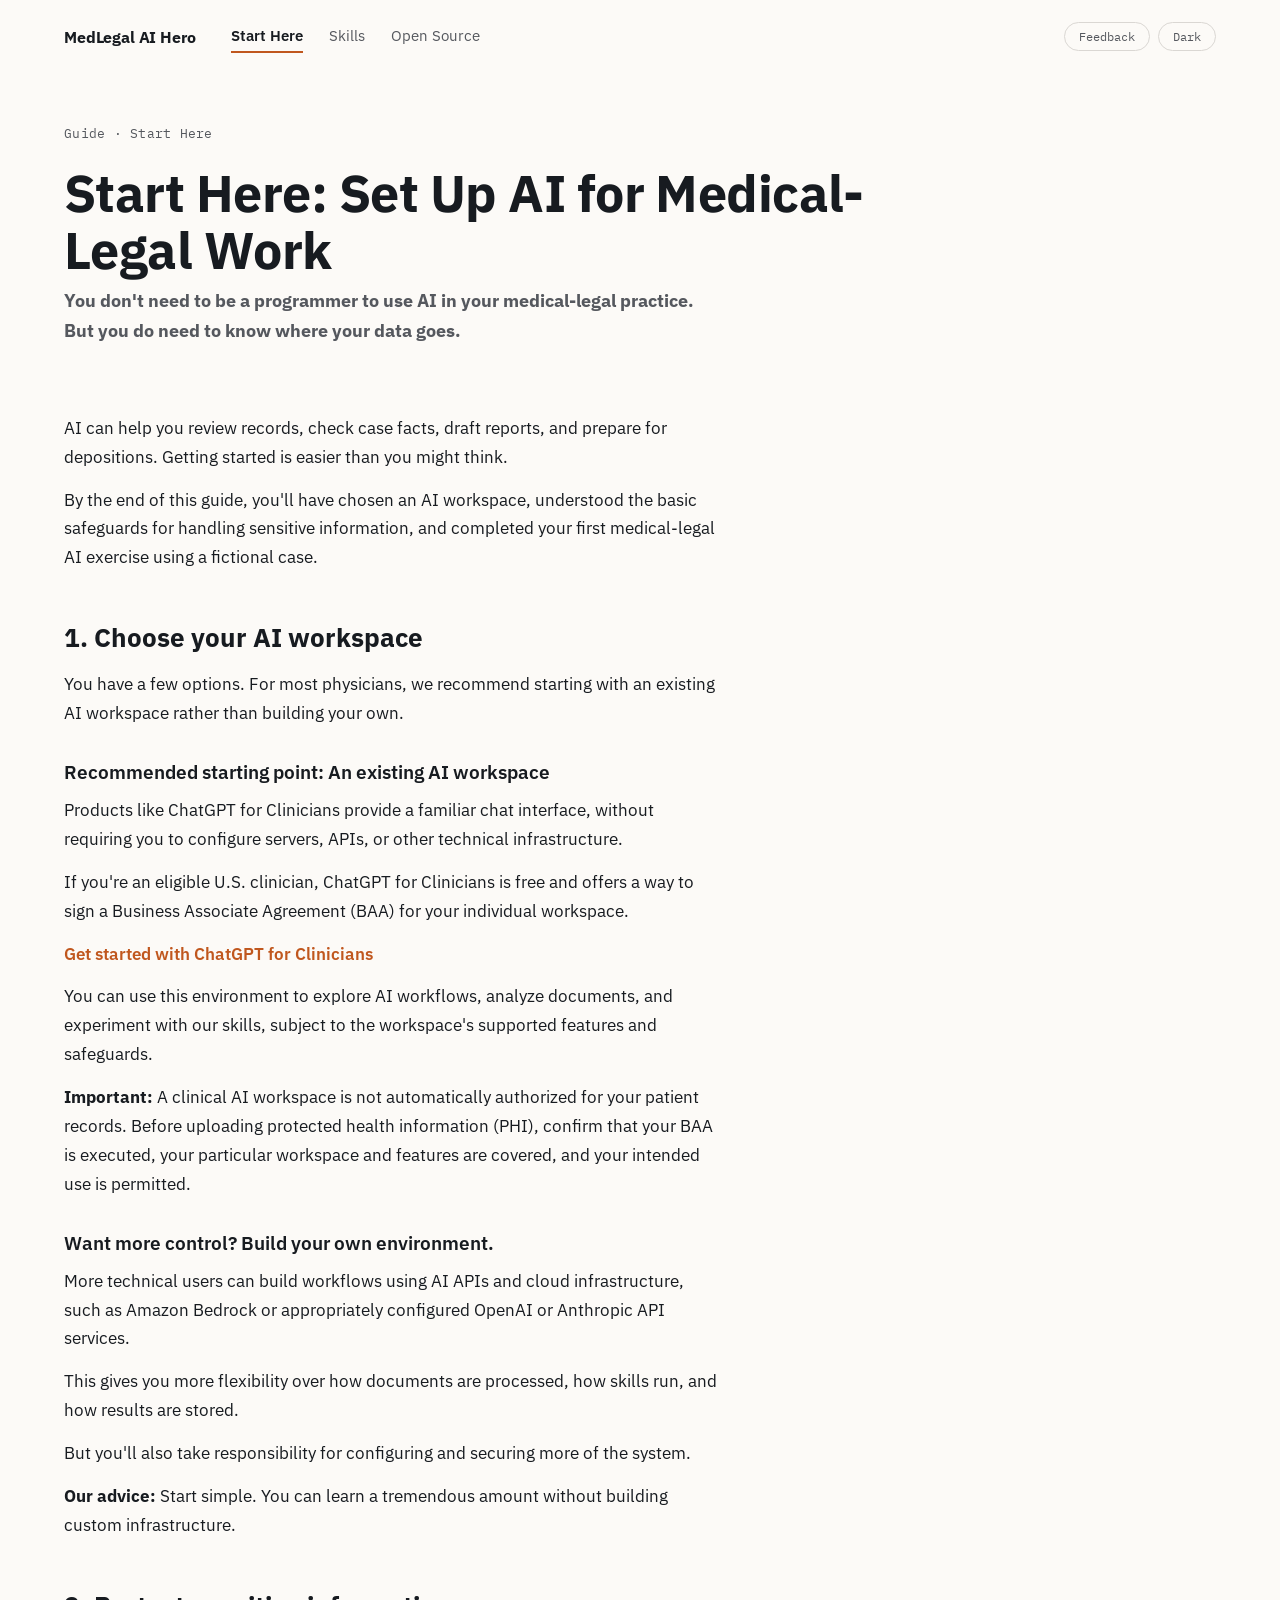
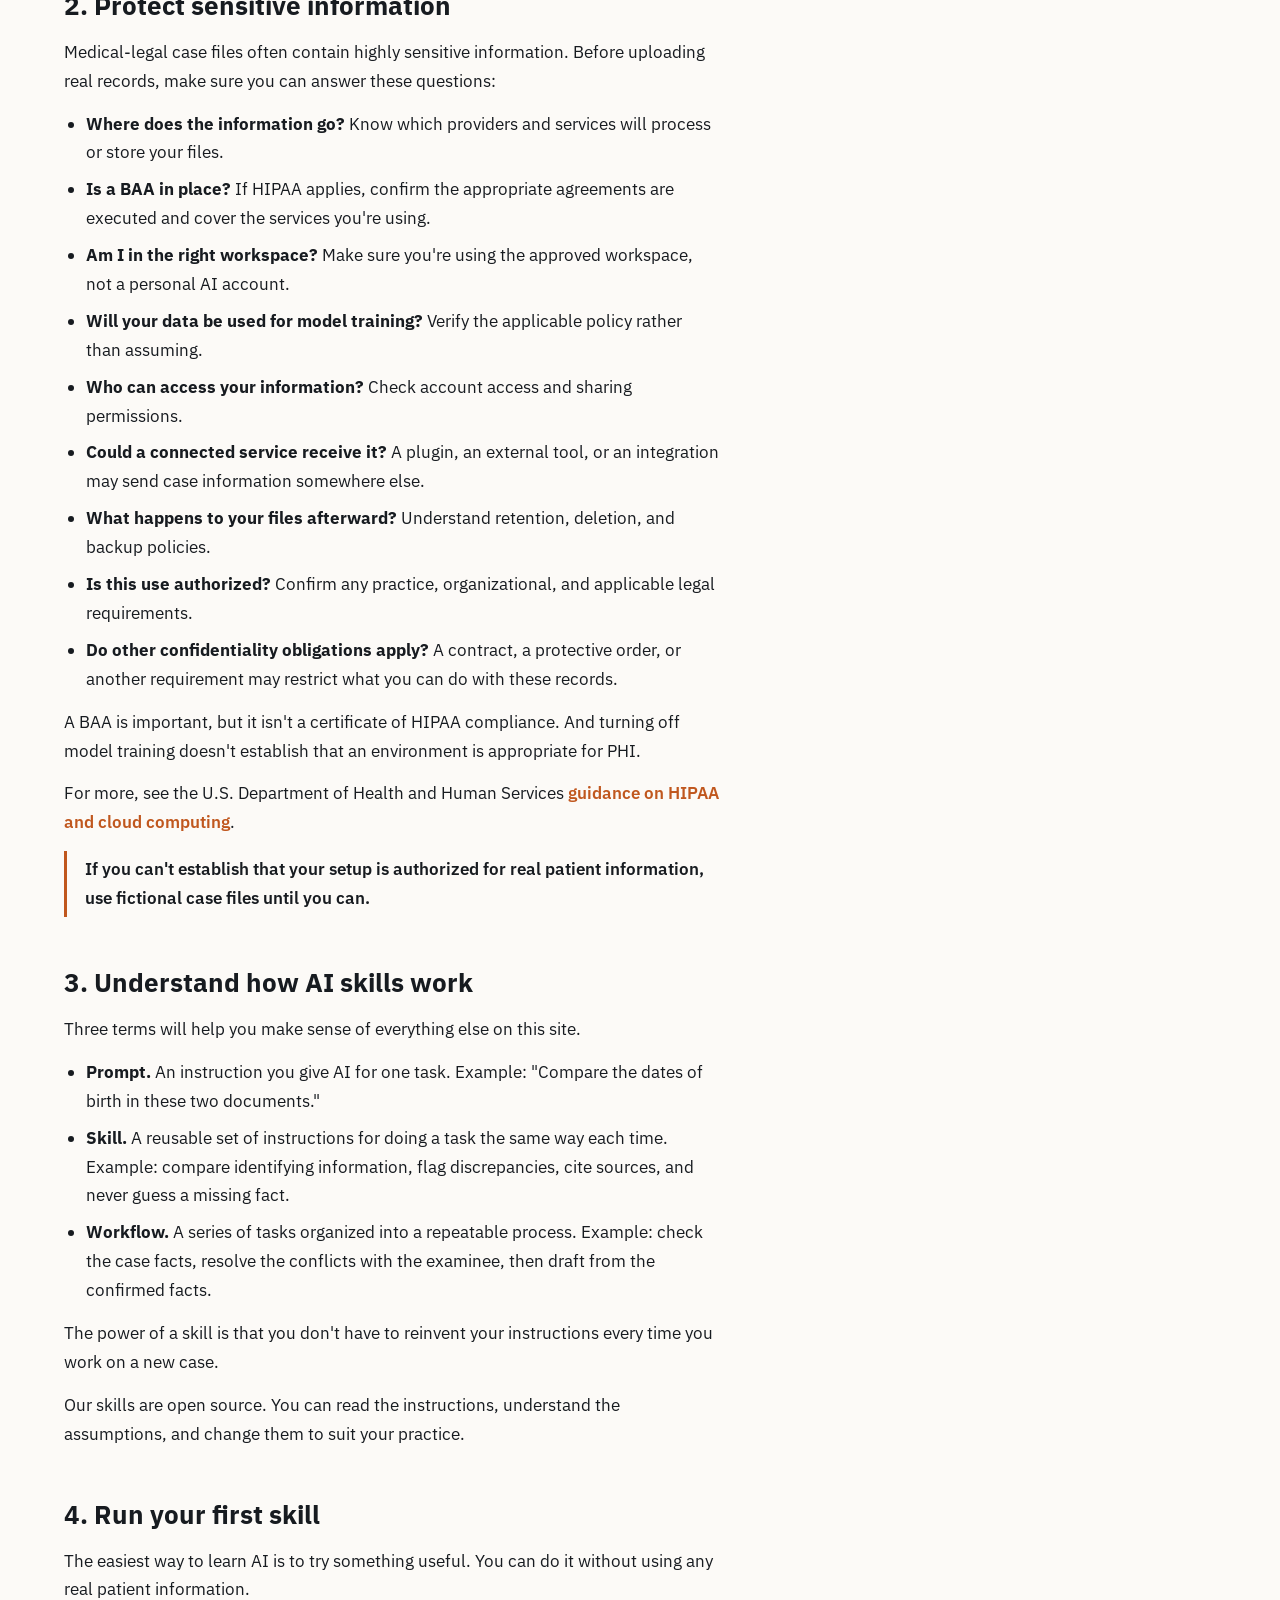
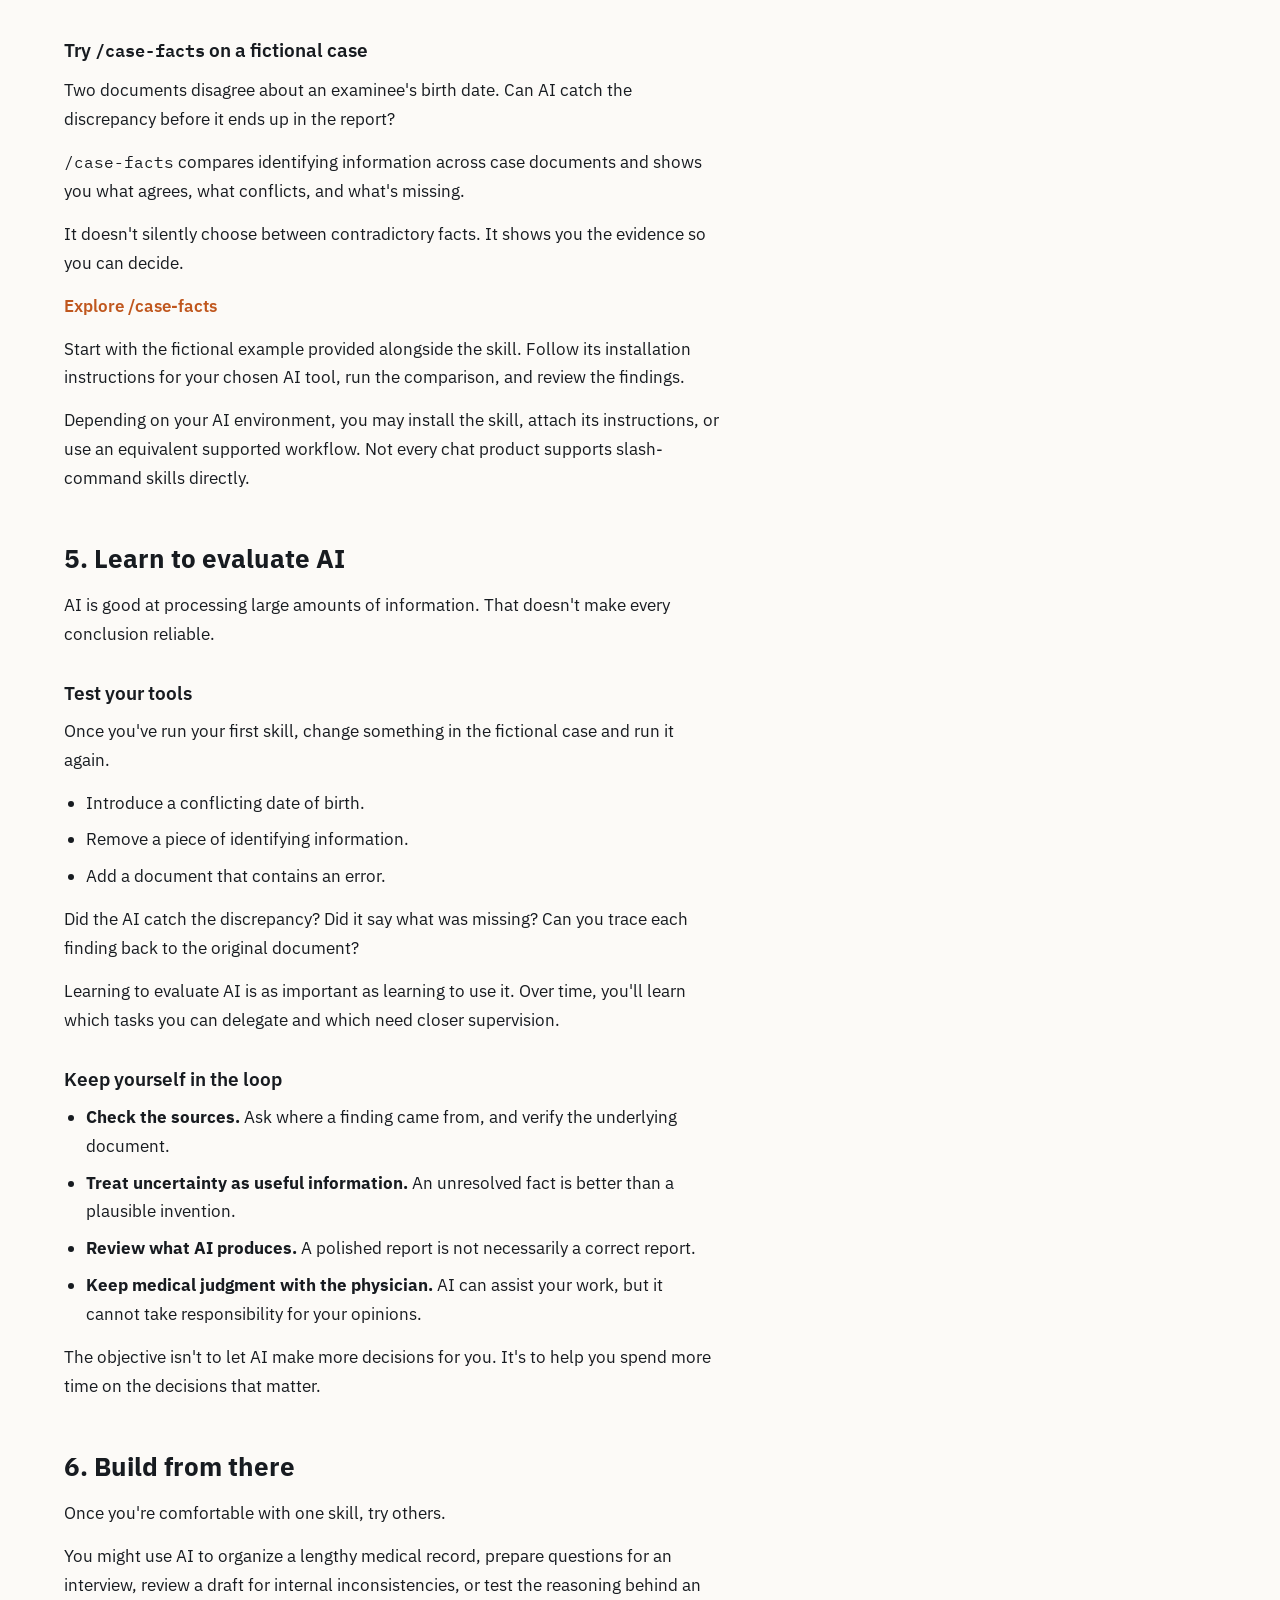
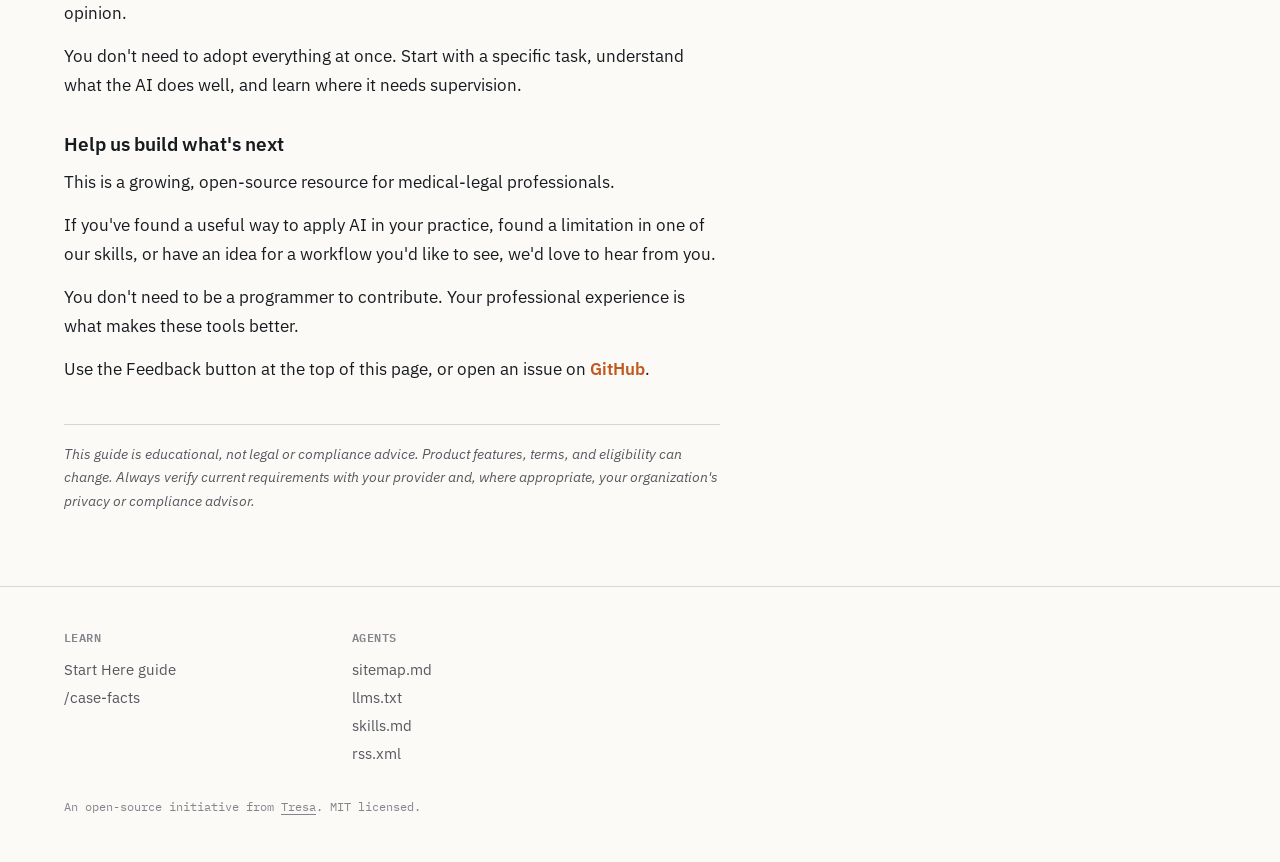
<file: docs/start-here.html>
<!DOCTYPE html>
<html lang="en">
<head>
<meta charset="utf-8">
<meta name="viewport" content="width=device-width, initial-scale=1">
<title>Start Here: Set Up AI for Medical-Legal Work. MedLegal AI Hero.</title>
<meta name="description" content="Choose an AI environment, check your safeguards before using real records, and try your first skill on a fictional case.">
<link rel="preconnect" href="https://fonts.googleapis.com">
<link href="https://fonts.googleapis.com/css2?family=IBM+Plex+Sans:wght@400;500;600;700&family=IBM+Plex+Mono:wght@400;500;600&display=swap" rel="stylesheet">
<link rel="stylesheet" href="style.css">
<script>
  (function () {
    try {
      var t = localStorage.getItem('qme-theme');
      if (t === 'dark' || t === 'light') document.documentElement.dataset.theme = t;
    } catch (e) {}
  })();
</script>
</head>
<body>

<header class="top">
  <a class="brand" href="./">MedLegal AI Hero</a>
  <nav class="nav" aria-label="Site">
    <a href="start-here.html" aria-current="page">Start Here</a>
    <a href="skills.html">Skills</a>
    <a href="https://github.com/jkgoldst/medlegal-ai-skills" target="_blank" rel="noopener">Open Source</a>
  </nav>
  <div class="top-actions">
    <button class="btn-pill" id="feedback-open">Feedback</button>
    <button class="btn-pill" id="theme-toggle" aria-label="Toggle dark mode">Dark</button>
  </div>
</header>

<main class="main">

  <section class="hero hero-sub">
    <div class="eyebrow">Guide · Start Here</div>
    <h1>Start Here: Set Up AI for Medical-Legal Work</h1>
    <p class="lede"><strong>You don't need to be a programmer to use AI in your medical-legal practice. But you do need to know where your data goes.</strong></p>
  </section>

  <article class="article">
    <p>AI can help you review records, check case facts, draft reports, and prepare for depositions. Getting started is easier than you might think.</p>
    <p>By the end of this guide, you'll have chosen an AI workspace, understood the basic safeguards for handling sensitive information, and completed your first medical-legal AI exercise using a fictional case.</p>

    <h2>1. Choose your AI workspace</h2>
    <p>You have a few options. For most physicians, we recommend starting with an existing AI workspace rather than building your own.</p>

    <h3>Recommended starting point: An existing AI workspace</h3>
    <p>Products like ChatGPT for Clinicians provide a familiar chat interface, without requiring you to configure servers, APIs, or other technical infrastructure.</p>
    <p>If you're an eligible U.S. clinician, ChatGPT for Clinicians is free and offers a way to sign a Business Associate Agreement (BAA) for your individual workspace.</p>
    <p><a href="https://help.openai.com/en/articles/20001202-chatgpt-for-clinicians" target="_blank" rel="noopener">Get started with ChatGPT for Clinicians</a></p>
    <p>You can use this environment to explore AI workflows, analyze documents, and experiment with our skills, subject to the workspace's supported features and safeguards.</p>
    <p><strong>Important:</strong> A clinical AI workspace is not automatically authorized for your patient records. Before uploading protected health information (PHI), confirm that your BAA is executed, your particular workspace and features are covered, and your intended use is permitted.</p>

    <h3>Want more control? Build your own environment.</h3>
    <p>More technical users can build workflows using AI APIs and cloud infrastructure, such as Amazon Bedrock or appropriately configured OpenAI or Anthropic API services.</p>
    <p>This gives you more flexibility over how documents are processed, how skills run, and how results are stored.</p>
    <p>But you'll also take responsibility for configuring and securing more of the system.</p>
    <p><strong>Our advice:</strong> Start simple. You can learn a tremendous amount without building custom infrastructure.</p>

    <h2>2. Protect sensitive information</h2>
    <p>Medical-legal case files often contain highly sensitive information. Before uploading real records, make sure you can answer these questions:</p>
    <ul>
      <li><strong>Where does the information go?</strong> Know which providers and services will process or store your files.</li>
      <li><strong>Is a BAA in place?</strong> If HIPAA applies, confirm the appropriate agreements are executed and cover the services you're using.</li>
      <li><strong>Am I in the right workspace?</strong> Make sure you're using the approved workspace, not a personal AI account.</li>
      <li><strong>Will your data be used for model training?</strong> Verify the applicable policy rather than assuming.</li>
      <li><strong>Who can access your information?</strong> Check account access and sharing permissions.</li>
      <li><strong>Could a connected service receive it?</strong> A plugin, an external tool, or an integration may send case information somewhere else.</li>
      <li><strong>What happens to your files afterward?</strong> Understand retention, deletion, and backup policies.</li>
      <li><strong>Is this use authorized?</strong> Confirm any practice, organizational, and applicable legal requirements.</li>
      <li><strong>Do other confidentiality obligations apply?</strong> A contract, a protective order, or another requirement may restrict what you can do with these records.</li>
    </ul>
    <p>A BAA is important, but it isn't a certificate of HIPAA compliance. And turning off model training doesn't establish that an environment is appropriate for PHI.</p>
    <p>For more, see the U.S. Department of Health and Human Services <a href="https://www.hhs.gov/hipaa/for-professionals/special-topics/health-information-technology/cloud-computing/index.html" target="_blank" rel="noopener">guidance on HIPAA and cloud computing</a>.</p>
    <p class="callout">If you can't establish that your setup is authorized for real patient information, use fictional case files until you can.</p>

    <h2>3. Understand how AI skills work</h2>
    <p>Three terms will help you make sense of everything else on this site.</p>
    <ul>
      <li><strong>Prompt.</strong> An instruction you give AI for one task. Example: "Compare the dates of birth in these two documents."</li>
      <li><strong>Skill.</strong> A reusable set of instructions for doing a task the same way each time. Example: compare identifying information, flag discrepancies, cite sources, and never guess a missing fact.</li>
      <li><strong>Workflow.</strong> A series of tasks organized into a repeatable process. Example: check the case facts, resolve the conflicts with the examinee, then draft from the confirmed facts.</li>
    </ul>
    <p>The power of a skill is that you don't have to reinvent your instructions every time you work on a new case.</p>
    <p>Our skills are open source. You can read the instructions, understand the assumptions, and change them to suit your practice.</p>

    <h2>4. Run your first skill</h2>
    <p>The easiest way to learn AI is to try something useful. You can do it without using any real patient information.</p>

    <h3 id="case-facts">Try <span class="mono">/case-facts</span> on a fictional case</h3>
    <p>Two documents disagree about an examinee's birth date. Can AI catch the discrepancy before it ends up in the report?</p>
    <p><span class="mono">/case-facts</span> compares identifying information across case documents and shows you what agrees, what conflicts, and what's missing.</p>
    <p>It doesn't silently choose between contradictory facts. It shows you the evidence so you can decide.</p>
    <p><a href="case-facts.html">Explore /case-facts</a></p>
    <p>Start with the fictional example provided alongside the skill. Follow its installation instructions for your chosen AI tool, run the comparison, and review the findings.</p>
    <p>Depending on your AI environment, you may install the skill, attach its instructions, or use an equivalent supported workflow. Not every chat product supports slash-command skills directly.</p>

    <h2>5. Learn to evaluate AI</h2>
    <p>AI is good at processing large amounts of information. That doesn't make every conclusion reliable.</p>

    <h3>Test your tools</h3>
    <p>Once you've run your first skill, change something in the fictional case and run it again.</p>
    <ul>
      <li>Introduce a conflicting date of birth.</li>
      <li>Remove a piece of identifying information.</li>
      <li>Add a document that contains an error.</li>
    </ul>
    <p>Did the AI catch the discrepancy? Did it say what was missing? Can you trace each finding back to the original document?</p>
    <p>Learning to evaluate AI is as important as learning to use it. Over time, you'll learn which tasks you can delegate and which need closer supervision.</p>

    <h3>Keep yourself in the loop</h3>
    <ul>
      <li><strong>Check the sources.</strong> Ask where a finding came from, and verify the underlying document.</li>
      <li><strong>Treat uncertainty as useful information.</strong> An unresolved fact is better than a plausible invention.</li>
      <li><strong>Review what AI produces.</strong> A polished report is not necessarily a correct report.</li>
      <li><strong>Keep medical judgment with the physician.</strong> AI can assist your work, but it cannot take responsibility for your opinions.</li>
    </ul>
    <p>The objective isn't to let AI make more decisions for you. It's to help you spend more time on the decisions that matter.</p>

    <h2>6. Build from there</h2>
    <p>Once you're comfortable with one skill, try others.</p>
    <p>You might use AI to organize a lengthy medical record, prepare questions for an interview, review a draft for internal inconsistencies, or test the reasoning behind an opinion.</p>
    <p>You don't need to adopt everything at once. Start with a specific task, understand what the AI does well, and learn where it needs supervision.</p>

    <h3>Help us build what's next</h3>
    <p>This is a growing, open-source resource for medical-legal professionals.</p>
    <p>If you've found a useful way to apply AI in your practice, found a limitation in one of our skills, or have an idea for a workflow you'd like to see, we'd love to hear from you.</p>
    <p>You don't need to be a programmer to contribute. Your professional experience is what makes these tools better.</p>
    <p>Use the Feedback button at the top of this page, or open an issue on <a href="https://github.com/jkgoldst/medlegal-ai-skills" target="_blank" rel="noopener">GitHub</a>.</p>

    <p class="fine">This guide is educational, not legal or compliance advice. Product features, terms, and eligibility can change. Always verify current requirements with your provider and, where appropriate, your organization's privacy or compliance advisor.</p>
  </article>

</main>

<footer class="foot">
  <div class="foot-cols">
    <div>
      <h3>Learn</h3>
      <ul>
        <li><a href="start-here.html">Start Here guide</a></li>
        <li><a href="case-facts.html">/case-facts</a></li>
      </ul>
    </div>
    <div>
      <h3>Agents</h3>
      <ul>
        <li><a href="sitemap.md" target="_blank" rel="noopener">sitemap.md</a></li>
        <li><a href="llms.txt" target="_blank" rel="noopener">llms.txt</a></li>
        <li><a href="skills.md" target="_blank" rel="noopener">skills.md</a></li>
        <li><a href="rss.xml" target="_blank" rel="noopener">rss.xml</a></li>
      </ul>
    </div>
  </div>
  <div class="foot-line">An open-source initiative from <a href="https://www.tresagroup.com/" target="_blank" rel="noopener">Tresa</a>. MIT licensed.</div>
</footer>

<dialog class="feedback" id="feedback">
  <form method="dialog" class="feedback-form" id="feedback-form" action="https://formspree.io/f/mqpqjgvn" data-endpoint="https://formspree.io/f/mqpqjgvn">
    <div class="feedback-head"><span>Feedback</span><button type="button" class="btn-pill" id="feedback-close" aria-label="Close">Close</button></div>
    <p class="feedback-warn">Do not include patient or case information.</p>
    <label>What would make this more useful?<textarea name="message" rows="5" required></textarea></label>
    <label>Email, if you want a reply<input type="email" name="email" autocomplete="email"></label>
    <input type="hidden" name="page" value="">
    <div class="feedback-foot">
      <button type="submit" class="btn-primary">Send</button>
      <span class="note">Goes to Formspree, then to us.</span>
    </div>
  </form>
  <div class="feedback-done" id="feedback-done" hidden>Thank you. Read and appreciated.</div>
</dialog>

<script src="site.js"></script>
</body>
</html>
</file>
<file: docs/style.css>
/* MedLegal AI Hero. Tokens from the original Claude Design canvas. */

:root {
  --hue: 45;
  --bg: oklch(0.985 0.004 75);
  --bg-alt: oklch(0.96 0.005 75);
  --surface: oklch(0.975 0.004 75);
  --rail-bg: oklch(0.965 0.005 75);
  --fg: oklch(0.22 0.012 260);
  --muted: oklch(0.46 0.01 260);
  --muted-faint: oklch(0.62 0.01 260);
  --border: oklch(0.88 0.006 75);
  --accent: oklch(0.58 0.15 var(--hue));
  --accent-border: oklch(0.60 0.15 var(--hue));
  --on-accent: oklch(0.98 0.004 75);
  --danger-text: oklch(0.42 0.15 25);
  --danger-bg: oklch(0.90 0.06 25);
  --terminal-bg: oklch(0.18 0.01 260);
  --terminal-fg: oklch(0.92 0.005 90);
  --terminal-muted: oklch(0.58 0.01 260);
  --terminal-border: oklch(0.28 0.012 260);
  --sans: 'IBM Plex Sans', sans-serif;
  --mono: 'IBM Plex Mono', monospace;
  --pad-x: 64px;
}

:root[data-theme="dark"] {
  --bg: oklch(0.17 0.008 260);
  --bg-alt: oklch(0.205 0.009 260);
  --surface: oklch(0.215 0.009 260);
  --rail-bg: oklch(0.15 0.008 260);
  --fg: oklch(0.93 0.006 90);
  --muted: oklch(0.68 0.01 260);
  --muted-faint: oklch(0.50 0.01 260);
  --border: oklch(0.30 0.012 260);
  --accent: oklch(0.72 0.15 var(--hue));
  --accent-border: oklch(0.72 0.15 var(--hue));
  --on-accent: oklch(0.15 0.01 260);
  --danger-text: oklch(0.75 0.14 25);
  --danger-bg: oklch(0.30 0.09 25);
  --terminal-bg: oklch(0.12 0.01 260);
  --terminal-fg: oklch(0.90 0.005 90);
  --terminal-border: oklch(0.26 0.012 260);
}

@media (prefers-color-scheme: dark) {
  :root:not([data-theme="light"]) {
    --bg: oklch(0.17 0.008 260);
    --bg-alt: oklch(0.205 0.009 260);
    --surface: oklch(0.215 0.009 260);
    --rail-bg: oklch(0.15 0.008 260);
    --fg: oklch(0.93 0.006 90);
    --muted: oklch(0.68 0.01 260);
    --muted-faint: oklch(0.50 0.01 260);
    --border: oklch(0.30 0.012 260);
    --accent: oklch(0.72 0.15 var(--hue));
    --accent-border: oklch(0.72 0.15 var(--hue));
    --on-accent: oklch(0.15 0.01 260);
    --danger-text: oklch(0.75 0.14 25);
    --danger-bg: oklch(0.30 0.09 25);
    --terminal-bg: oklch(0.12 0.01 260);
    --terminal-fg: oklch(0.90 0.005 90);
    --terminal-border: oklch(0.26 0.012 260);
  }
}

* { box-sizing: border-box; }
body {
  margin: 0;
  font-family: var(--sans);
  background: var(--bg);
  color: var(--fg);
  min-height: 100vh;
  transition: background 0.2s, color 0.2s;
}
a { text-decoration: none; color: inherit; }
button { font: inherit; cursor: pointer; }
ol, ul { list-style: none; margin: 0; padding: 0; }
h1, h2, h3, p { margin: 0; }
.mono { font-family: var(--mono); }
.muted { color: var(--muted); }
.danger { color: var(--danger-text); font-weight: 600; }
.accent { color: var(--accent); }

/* Main */
.main { max-width: 1100px; }
.btn-pill { background: none; border: 1px solid var(--border); border-radius: 20px; padding: 6px 14px; font-family: var(--mono); font-size: 12px; color: var(--muted); }
.btn-outline { background: none; border: 1px solid var(--border); border-radius: 4px; padding: 14px 22px; font-family: var(--mono); font-size: 14px; color: var(--fg); display: inline-block; }
.topbar .btn-outline { padding: 8px 12px; font-family: var(--sans); font-size: 13px; }
.btn-primary { background: var(--accent); color: var(--on-accent); font-family: var(--mono); font-size: 14px; font-weight: 600; padding: 14px 22px; border-radius: 4px; display: inline-block; }

/* Hero */
.hero { padding: 64px var(--pad-x) 72px; max-width: calc(900px + var(--pad-x)); }
.eyebrow { font-family: var(--mono); font-size: 13px; color: var(--muted); margin-bottom: 22px; letter-spacing: 0.02em; }
.cmd { font-family: var(--mono); font-size: 40px; font-weight: 600; color: var(--accent); margin-bottom: 20px; letter-spacing: -0.01em; }
h1 { font-size: 46px; line-height: 1.1; font-weight: 700; margin: 0 0 22px; letter-spacing: -0.01em; text-wrap: pretty; }
.lede { font-size: 18px; line-height: 1.65; color: var(--muted); max-width: 640px; margin-bottom: 36px; text-wrap: pretty; }
.lede-sm { font-size: 16px; line-height: 1.65; color: var(--muted); max-width: 640px; margin-bottom: 44px; }
.cta-row { display: flex; flex-wrap: wrap; gap: 14px; margin-bottom: 20px; }

/* Install box */
.install { margin-top: 38px; max-width: 620px; border: 1px solid var(--border); border-radius: 6px; background: var(--surface); overflow: hidden; }
.tabs { display: flex; border-bottom: 1px solid var(--border); }
.tab { flex: 1; background: none; border: 0; padding: 12px 14px; font-family: var(--mono); font-size: 13px; color: var(--muted); border-bottom: 2px solid transparent; }
.tab.active { color: var(--fg); border-bottom-color: var(--accent); }
.tab-panel { padding: 20px 22px; }
.steps { list-style: decimal; padding-left: 22px; display: flex; flex-direction: column; gap: 10px; font-size: 15px; line-height: 1.55; }
.steps a { color: var(--accent); font-weight: 600; }
.note { font-size: 13px; color: var(--muted-faint); margin-top: 14px; line-height: 1.55; }
.terminal { background: var(--terminal-bg); border-radius: 6px; padding: 20px 22px; display: flex; align-items: center; justify-content: space-between; gap: 16px; }
.terminal-cmd { font-family: var(--mono); font-size: 14px; color: var(--terminal-fg); overflow-x: auto; white-space: nowrap; }
.terminal .prompt { color: var(--terminal-muted); }
.btn-terminal { background: none; border: 1px solid var(--terminal-border); color: var(--terminal-fg); font-family: var(--mono); font-size: 12px; padding: 8px 12px; border-radius: 4px; flex-shrink: 0; }

/* Bands */
.band { padding: 80px var(--pad-x); background: var(--bg-alt); border-top: 1px solid var(--border); border-bottom: 1px solid var(--border); }
.band-inner { max-width: 960px; }
.band-inner.wide { max-width: 1040px; }
h2 { font-size: 30px; font-weight: 700; margin-bottom: 36px; }
.band-inner.wide h2 { margin-bottom: 12px; }
.band-inner.wide .lede-sm { max-width: 600px; margin-bottom: 40px; }

.controls { border-top: 1px solid var(--border); }
.controls li { display: flex; gap: 20px; padding: 16px 0; border-bottom: 1px solid var(--border); align-items: baseline; }
.controls .idx { font-family: var(--mono); font-size: 13px; color: var(--accent); flex-shrink: 0; width: 26px; }
.controls li > span:last-child { font-size: 16px; line-height: 1.5; }
.foot-note { margin-top: 24px; font-size: 14px; color: var(--muted-faint); }
.foot-note a { color: var(--accent); }

/* Sample finding */
.sample { padding: 20px var(--pad-x) 90px; }
.finding { max-width: 760px; border-radius: 8px; overflow: hidden; background: var(--terminal-bg); box-shadow: 0 20px 60px -20px rgba(0,0,0,0.35); }
.finding-head { display: flex; align-items: center; justify-content: space-between; padding: 14px 22px; border-bottom: 1px solid var(--terminal-border); }
.finding-label { font-family: var(--mono); font-size: 12px; color: var(--terminal-muted); letter-spacing: 0.03em; }
.pill-danger { font-family: var(--mono); font-size: 12px; font-weight: 600; color: var(--danger-text); background: var(--danger-bg); padding: 4px 10px; border-radius: 3px; }
.finding-body { padding: 28px 26px 30px; }
.finding-title { font-size: 19px; font-weight: 600; color: var(--terminal-fg); margin-bottom: 18px; line-height: 1.4; }
.finding-status { display: flex; align-items: center; gap: 10px; margin-bottom: 20px; font-family: var(--mono); font-size: 13px; }
.finding-status .muted { color: var(--terminal-muted); }
.verified { display: inline-flex; align-items: center; gap: 6px; color: var(--accent); font-weight: 600; }
.dot { width: 6px; height: 6px; border-radius: 50%; background: var(--accent); display: inline-block; }
.finding-fields { margin: 0; display: flex; flex-direction: column; gap: 16px; font-size: 14.5px; line-height: 1.6; }
.finding-fields dt { font-family: var(--mono); font-size: 12px; color: var(--terminal-muted); margin-bottom: 4px; letter-spacing: 0.03em; }
.finding-fields dd { margin: 0 0 0; color: var(--terminal-fg); }
.finding-fields dd + dt { margin-top: 0; }
.finding-foot { margin-top: 22px; padding-top: 16px; border-top: 1px solid var(--terminal-border); font-family: var(--mono); font-size: 12px; color: var(--terminal-muted); }
.sample .foot-note { max-width: 760px; margin-top: 16px; font-size: 13px; }

/* Header + footer */
.top { display: flex; align-items: center; gap: 36px; padding: 20px var(--pad-x) 0; }
.brand { font-weight: 700; font-size: 16px; letter-spacing: -0.01em; }
.nav { display: flex; gap: 26px; flex: 1; }
.nav a { font-size: 14.5px; color: var(--muted); padding: 6px 0; border-bottom: 2px solid transparent; }
.nav a:hover { color: var(--fg); }
.nav a[aria-current="page"] { color: var(--fg); font-weight: 600; border-bottom-color: var(--accent); }
.foot { padding: 40px var(--pad-x) 48px; border-top: 1px solid var(--border); margin-top: 40px; }
.foot-cols { display: grid; grid-template-columns: repeat(auto-fit, minmax(200px, 240px)); gap: 32px 48px; margin-bottom: 36px; }
.foot h3 { font-family: var(--mono); font-size: 12px; font-weight: 600; letter-spacing: 0.04em; text-transform: uppercase; color: var(--muted-faint); margin: 0 0 12px; }
.foot ul { list-style: none; margin: 0; padding: 0; display: flex; flex-direction: column; gap: 8px; }
.foot li a, .foot-placeholder { font-size: 14.5px; color: var(--muted); }
.foot li a:hover { color: var(--fg); }
.foot-placeholder { color: var(--muted-faint); cursor: default; }
.foot-line { font-family: var(--mono); font-size: 12px; color: var(--muted-faint); }
.foot-line a { color: inherit; text-decoration: underline; text-underline-offset: 3px; }
.foot-line a:hover { color: var(--accent); }

/* Hero */
.hero { padding: 72px var(--pad-x) 32px; }
.hero h1 { font-size: 52px; }
.hero .lede { margin-bottom: 28px; }
.hero-sub h1 { margin-bottom: 8px; }
.hero-sub .cmd { font-size: 22px; margin-bottom: 18px; }
.hero-sub .lede-sm { margin-bottom: 28px; }

/* Lifecycle strip */
.strip { padding: 16px var(--pad-x) 48px; }
.tl { position: relative; padding-top: 6px; }
.tl-line { position: absolute; left: 0; right: 0; top: 11px; height: 1px; background: var(--border); }
.tl-ticks { display: grid; grid-template-columns: repeat(7, 1fr); position: relative; }
.tick { display: flex; flex-direction: column; gap: 10px; }
.tick-dot { width: 11px; height: 11px; border-radius: 50%; border: 1px solid var(--border); background: var(--bg); display: block; }
.tick.pinned .tick-dot { background: var(--accent); border-color: var(--accent); }
.tick-label { font-size: 13px; color: var(--muted-faint); }
.tick.pinned .tick-label { color: var(--fg); font-weight: 600; }
.tl-cards { display: grid; grid-template-columns: repeat(7, 1fr); gap: 0 12px; margin-top: 18px; }
.tl-card { grid-column: var(--slot) / span 2; border: 1px solid var(--accent-border); border-radius: 6px; padding: 16px 18px; background: var(--surface); display: block; transition: box-shadow 0.15s; }
.tl-card:hover { box-shadow: 0 6px 24px -12px rgba(0,0,0,0.35); }
.m-name { font-size: 15px; font-weight: 600; }
.m-cmd { font-family: var(--mono); font-size: 13px; color: var(--accent); margin-top: 4px; }
.m-cmd.invite { font-family: var(--sans); color: var(--muted); font-style: italic; }
.m-desc { font-size: 13.5px; color: var(--muted); line-height: 1.5; margin-top: 8px; }
.m-link { font-size: 13px; color: var(--accent); font-weight: 600; margin-top: 10px; }
.strip-note { font-size: 13px; color: var(--muted-faint); margin-top: 14px; font-family: var(--mono); }

/* Sections */
.peer { padding: 56px var(--pad-x); border-top: 1px solid var(--border); border-bottom: 1px solid var(--border); background: var(--bg-alt); }
.peer-line { font-size: 24px; line-height: 1.35; font-weight: 600; max-width: 760px; text-wrap: pretty; }
.peer-sub { margin-top: 14px; font-size: 15px; color: var(--muted); max-width: 640px; }
.peer-sub a { color: var(--accent); font-weight: 600; }
.section { padding: 64px var(--pad-x) 24px; max-width: calc(760px + var(--pad-x)); }
.section.wide { max-width: calc(1040px + var(--pad-x)); }
.section h2 { margin-bottom: 16px; }
.section .lede-sm { margin-bottom: 0; }
.numbered { list-style: decimal; padding-left: 22px; display: flex; flex-direction: column; gap: 12px; font-size: 16px; line-height: 1.55; max-width: 640px; }
.start { padding: 64px var(--pad-x) 32px; max-width: calc(680px + var(--pad-x)); }
.start h2 { margin-bottom: 12px; }
.start .lede-sm { margin-bottom: 24px; }
.trust { padding: 32px var(--pad-x) 48px; max-width: calc(680px + var(--pad-x)); }

/* Two ways */
.ways { padding: 56px var(--pad-x) 48px; max-width: calc(1000px + var(--pad-x)); }
.ways h2 { margin-bottom: 28px; }
.ways-grid { display: grid; grid-template-columns: repeat(2, minmax(0, 1fr)); gap: 40px; }
.way h3 { font-size: 20px; font-weight: 600; margin-bottom: 14px; line-height: 1.3; }
.way .prose { font-size: 16px; gap: 14px; }
.ways-line { margin-top: 36px; font-size: 20px; font-weight: 600; line-height: 1.4; max-width: 760px; text-wrap: pretty; }
.ways-cta { margin-top: 12px; font-size: 15px; }
.ways-cta a { color: var(--accent); font-weight: 600; }
.skill-group { font-family: var(--mono); font-size: 13px; font-weight: 600; letter-spacing: 0.03em; text-transform: uppercase; color: var(--muted); margin: 0 0 14px; }
.skills-more + .skill-group { margin-top: 40px; }
.skill-group-empty { font-size: 15px; color: var(--muted-faint); }
.trust h2 { margin-bottom: 12px; }
.trust .lede-sm { margin-bottom: 0; }
.compat { margin-top: 20px; font-size: 13.5px; color: var(--muted); line-height: 1.55; border-top: 1px solid var(--border); padding-top: 14px; }
.compat-label { font-family: var(--mono); font-size: 11px; letter-spacing: 0.04em; text-transform: uppercase; color: var(--muted-faint); margin-right: 8px; }
.tech { margin: 24px var(--pad-x) 40px; max-width: 680px; border-top: 1px solid var(--border); padding-top: 20px; }
.tech summary { font-family: var(--mono); font-size: 13px; color: var(--muted); cursor: pointer; }
.tech-body { margin-top: 18px; display: flex; flex-direction: column; gap: 14px; font-size: 14px; color: var(--muted); line-height: 1.55; }
.tech-body a { color: var(--accent); }
.band .controls { margin-top: -12px; }

/* Families table */
.families { width: 100%; border-collapse: collapse; font-size: 14.5px; line-height: 1.5; margin-top: 8px; }
.families th { text-align: left; font-family: var(--mono); font-size: 11px; letter-spacing: 0.04em; text-transform: uppercase; color: var(--muted-faint); padding: 0 16px 10px 0; border-bottom: 1px solid var(--border); font-weight: 500; }
.families td { padding: 14px 16px 14px 0; border-bottom: 1px solid var(--border); vertical-align: top; }
.families td:first-child { font-weight: 600; white-space: nowrap; }
.families td:nth-child(3) { color: var(--muted); }
.tag-open, .tag-managed { font-family: var(--mono); font-size: 11px; padding: 2px 8px; border-radius: 3px; white-space: nowrap; }
.tag-open { color: var(--on-accent); background: var(--accent); }
.tag-managed { color: var(--muted); border: 1px solid var(--border); }

/* Invitation form */
.invite { display: flex; flex-direction: column; gap: 16px; max-width: 420px; }
.invite label { display: flex; flex-direction: column; gap: 6px; font-size: 14px; font-weight: 500; }
.invite input { font: inherit; padding: 10px 12px; border: 1px solid var(--border); border-radius: 4px; background: var(--surface); color: var(--fg); }
.invite input:focus { outline: 2px solid var(--accent); outline-offset: 1px; }
.invite .btn-primary { align-self: flex-start; border: 0; }
.invite .note { margin-top: 0; }
.invite-done { font-size: 16px; color: var(--fg); }

/* Mobile */
@media (max-width: 860px) {
  :root { --pad-x: 20px; }
  .hero { padding-top: 40px; }
  .hero h1 { font-size: 36px; }
  .tl-ticks, .tl-cards { grid-template-columns: 1fr; gap: 12px; }
  .tl-line { display: none; }
  .tick { flex-direction: row; align-items: center; }
  .tl-card { grid-column: auto; }
  .families thead { display: none; }
  .families td { display: block; padding: 4px 0; border: 0; white-space: normal; }
  .families td:first-child { padding-top: 14px; }
  .families tr { display: block; border-bottom: 1px solid var(--border); padding-bottom: 12px; }
}

[hidden] { display: none !important; }

/* Start Here: split hero with photo */
.hero-split { display: grid; grid-template-columns: minmax(0, 1fr) 300px; gap: 48px; align-items: center; max-width: calc(1040px + var(--pad-x)); }
.hero-split h1 { font-size: 46px; }
.hero-photo { margin: 0; display: flex; flex-direction: column; align-items: center; gap: 14px; }
.hero-photo img { width: 300px; height: 380px; border-radius: 14px; object-fit: cover; object-position: 50% 20%; box-shadow: 0 24px 60px -24px rgba(0,0,0,0.5); display: block; }
.photo-fallback { display: none; width: 300px; height: 380px; border-radius: 14px; background: var(--bg-alt); border: 1px dashed var(--border); color: var(--muted-faint); font-family: var(--mono); font-size: 40px; align-items: center; justify-content: center; }
.hero-photo.missing img { display: none; }
.hero-photo.missing .photo-fallback { display: flex; }
.hero-photo figcaption { display: flex; flex-direction: column; align-items: center; gap: 2px; }
.photo-name { font-size: 15px; font-weight: 600; }
.photo-role { font-family: var(--mono); font-size: 12px; color: var(--muted-faint); }

/* Why section */
.why { padding: 56px var(--pad-x) 24px; max-width: calc(680px + var(--pad-x)); }
.why h2 { margin-bottom: 20px; }
.prose { display: flex; flex-direction: column; gap: 18px; font-size: 17px; line-height: 1.7; color: var(--fg); text-wrap: pretty; }
.why .prose p:last-child { font-weight: 600; }

@media (max-width: 860px) {
  .top { flex-wrap: wrap; gap: 12px 20px; }
  .nav { order: 3; flex-basis: 100%; gap: 18px; overflow-x: auto; }
  .hero-split { grid-template-columns: 1fr; gap: 32px; }
  .ways-grid { grid-template-columns: 1fr; gap: 28px; }
  .hero-photo { order: -1; align-items: flex-start; }
  .hero-photo img, .photo-fallback { width: 160px; height: 200px; }
  .hero-photo figcaption { align-items: flex-start; }
}

/* Dividers */
.rule { border: 0; border-top: 1px solid var(--border); margin: 8px var(--pad-x) 0; }

/* Skills summary */
.skills-summary { padding: 56px var(--pad-x) 40px; max-width: calc(1000px + var(--pad-x)); }
.skills-summary h2 { margin-bottom: 12px; }
.skills-summary .lede-sm { margin-bottom: 28px; }
.skill-grid { display: grid; grid-template-columns: repeat(2, minmax(0, 1fr)); gap: 14px; }
.skill-card { border: 1px solid var(--border); border-radius: 6px; padding: 18px 20px; background: var(--surface); display: block; transition: box-shadow 0.15s, border-color 0.15s; }
.skill-card:hover { border-color: var(--accent-border); box-shadow: 0 6px 24px -12px rgba(0,0,0,0.35); }
.skill-head { display: flex; justify-content: space-between; align-items: center; gap: 12px; }
.skills-more { margin-top: 20px; font-size: 14px; }
.skills-more a { color: var(--accent); font-weight: 600; }
.trust { padding-top: 48px; }

/* Bio */
.bio { display: grid; grid-template-columns: 160px minmax(0, 1fr); gap: 40px; align-items: start; padding: 64px var(--pad-x) 24px; max-width: calc(880px + var(--pad-x)); }
.bio-photo { width: 160px; height: 160px; border-radius: 50%; object-fit: cover; object-position: 50% 8%; border: 3px solid var(--surface); box-shadow: 0 16px 48px -18px rgba(0,0,0,0.45); }
.bio h2 { margin-bottom: 16px; }
.bio .prose { font-size: 16px; }

@media (max-width: 860px) {
  .skill-grid { grid-template-columns: 1fr; }
  .bio { grid-template-columns: 1fr; gap: 20px; }
  .bio-photo { width: 120px; height: 120px; }
}

/* Header actions + feedback dialog */
.top-actions { display: flex; gap: 8px; align-items: center; }
.feedback { border: 1px solid var(--border); border-radius: 8px; background: var(--bg); color: var(--fg); padding: 0; width: min(440px, calc(100vw - 32px)); box-shadow: 0 30px 80px -30px rgba(0,0,0,0.5); }
.feedback::backdrop { background: rgba(0,0,0,0.35); }
.feedback-form { display: flex; flex-direction: column; gap: 14px; padding: 18px 20px 20px; }
.feedback-head { display: flex; justify-content: space-between; align-items: center; font-weight: 600; }
.feedback-form label { display: flex; flex-direction: column; gap: 6px; font-size: 14px; font-weight: 500; }
.feedback-form textarea, .feedback-form input { font: inherit; padding: 10px 12px; border: 1px solid var(--border); border-radius: 4px; background: var(--surface); color: var(--fg); resize: vertical; }
.feedback-form textarea:focus, .feedback-form input:focus { outline: 2px solid var(--accent); outline-offset: 1px; }
.feedback-foot { display: flex; align-items: center; gap: 14px; }
.feedback-foot .btn-primary { border: 0; }
.feedback-foot .note { margin-top: 0; }
.feedback-done { padding: 24px 20px; font-size: 16px; }

/* Path cards (home) */
.path { padding: 48px var(--pad-x) 40px; max-width: calc(1040px + var(--pad-x)); }
.path h2 { margin-bottom: 24px; }
.path-grid { display: grid; grid-template-columns: repeat(3, minmax(0, 1fr)); gap: 14px; }
.path-card { border: 1px solid var(--border); border-radius: 6px; padding: 20px 22px; background: var(--surface); display: flex; flex-direction: column; gap: 8px; transition: box-shadow 0.15s, border-color 0.15s; }
a.path-card:hover { border-color: var(--accent-border); box-shadow: 0 6px 24px -12px rgba(0,0,0,0.35); }
.path-card.soon { background: none; border-style: dashed; }
.path-step { font-family: var(--mono); font-size: 12px; color: var(--accent); letter-spacing: 0.03em; text-transform: uppercase; }
.path-card h3 { font-size: 19px; font-weight: 600; line-height: 1.3; }
.path-sub { font-size: 14px; font-weight: 600; color: var(--muted); }
.path-desc { font-size: 14px; color: var(--muted); line-height: 1.55; }
.path-card .m-link { margin-top: auto; padding-top: 6px; }

/* Long-form pages (guide, skill) */
.article { padding: 8px var(--pad-x) 32px; max-width: calc(720px + var(--pad-x)); }
.article h2 { font-size: 26px; margin: 48px 0 16px; }
.article h3 { font-size: 19px; font-weight: 600; margin: 32px 0 12px; }
.article p, .article li { font-size: 17px; line-height: 1.7; }
.article p + p, .article p + ul, .article ul + p, .article ol + p, .article p + ol, .article p + table, .article table + p { margin-top: 14px; }
.article a { color: var(--accent); font-weight: 600; }
.article ul { list-style: disc; padding-left: 22px; display: flex; flex-direction: column; gap: 8px; }
.article ol { list-style: decimal; padding-left: 22px; display: flex; flex-direction: column; gap: 8px; }
.article code, .article .mono { font-family: var(--mono); font-size: 0.92em; }
.article .callout { border-left: 3px solid var(--accent); padding: 4px 0 4px 18px; font-weight: 600; }
.article .fine { font-size: 14px; color: var(--muted); font-style: italic; margin-top: 40px; padding-top: 18px; border-top: 1px solid var(--border); }
.article table { border-collapse: collapse; font-size: 15px; width: 100%; }
.article th { text-align: left; font-family: var(--mono); font-size: 11px; letter-spacing: 0.04em; text-transform: uppercase; color: var(--muted-faint); padding: 0 16px 8px 0; border-bottom: 1px solid var(--border); font-weight: 500; }
.article td { padding: 10px 16px 10px 0; border-bottom: 1px solid var(--border); }
.article .terminal { margin-top: 14px; }
.article .finding { margin-top: 18px; }
.article .finding-fields dd { font-size: 15px; }

@media (max-width: 860px) {
  .path-grid { grid-template-columns: 1fr; }
  .article h2 { font-size: 23px; }
}
.article .finding-fields { gap: 2px; }
.article .finding-fields dt:not(:first-child) { margin-top: 14px; }

.feedback-warn { margin: 0 0 4px; font-size: 13px; font-weight: 600; color: var(--accent); }
</file>
